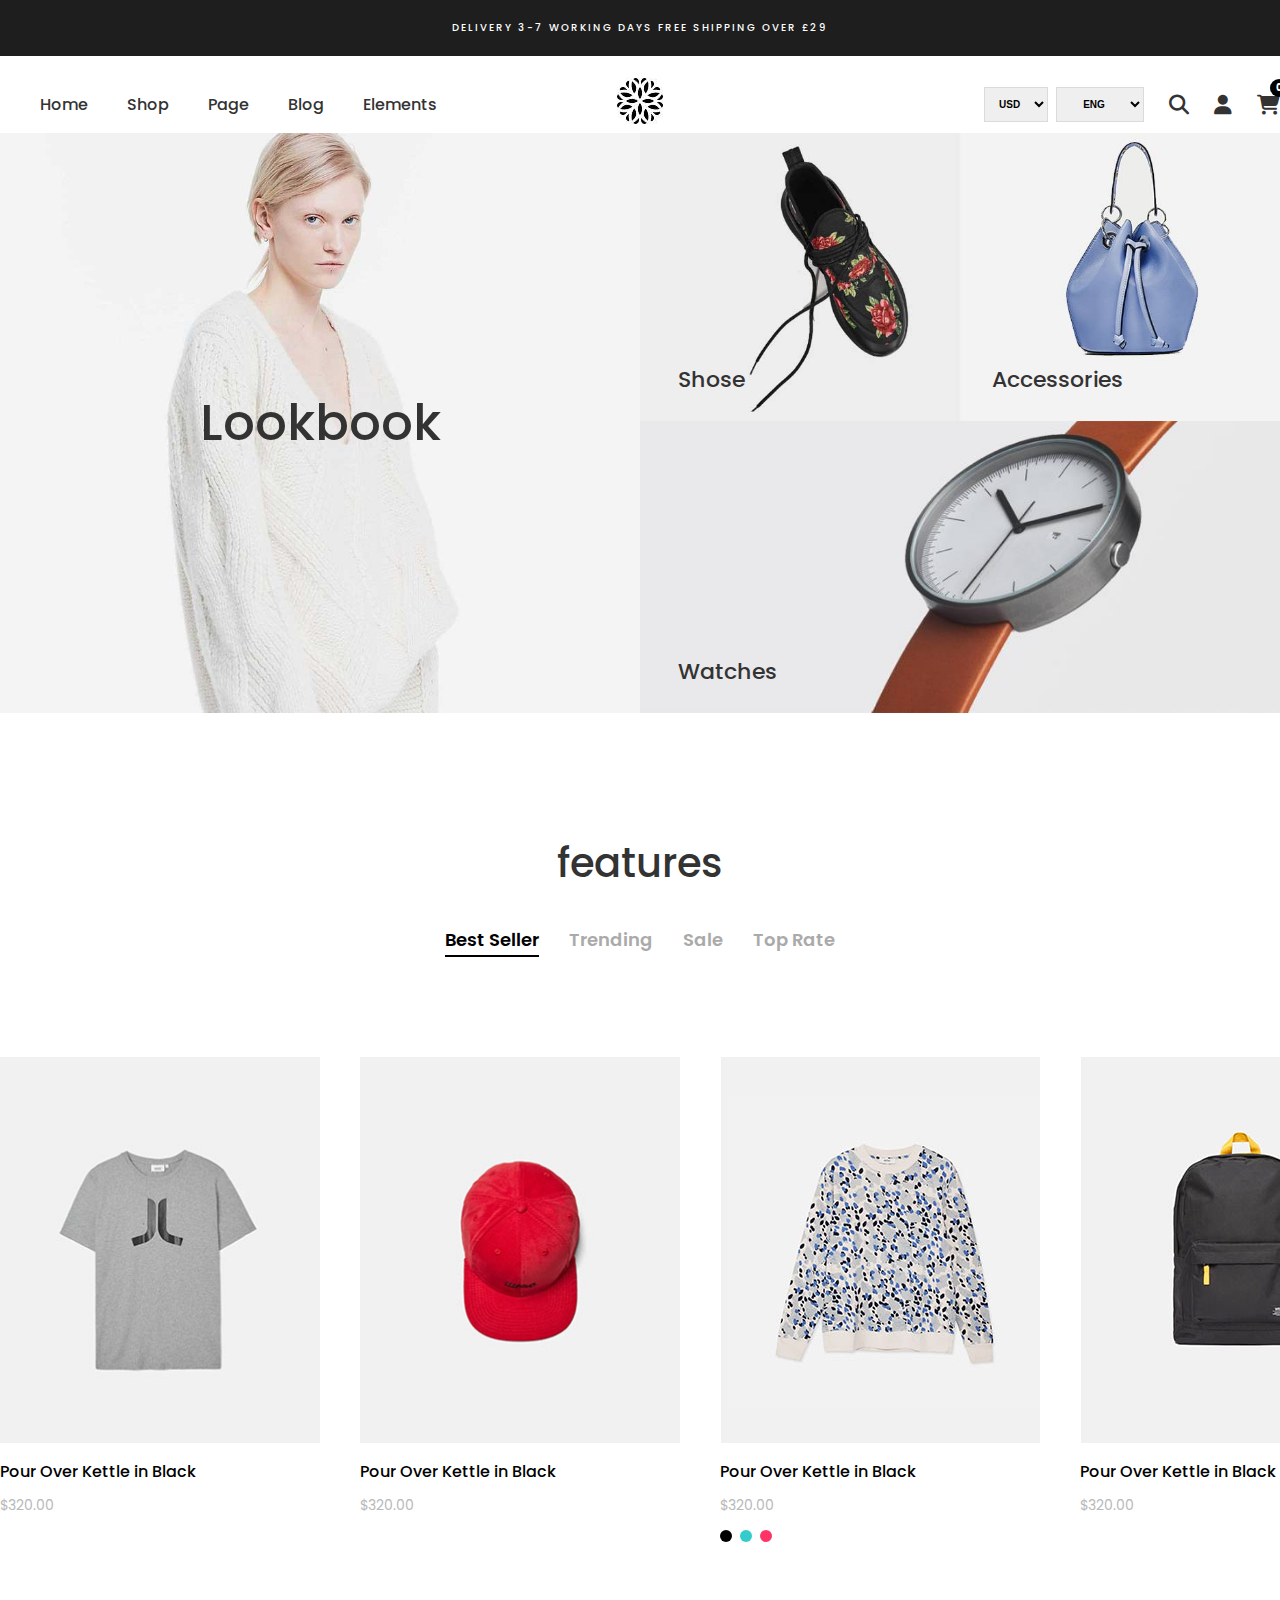
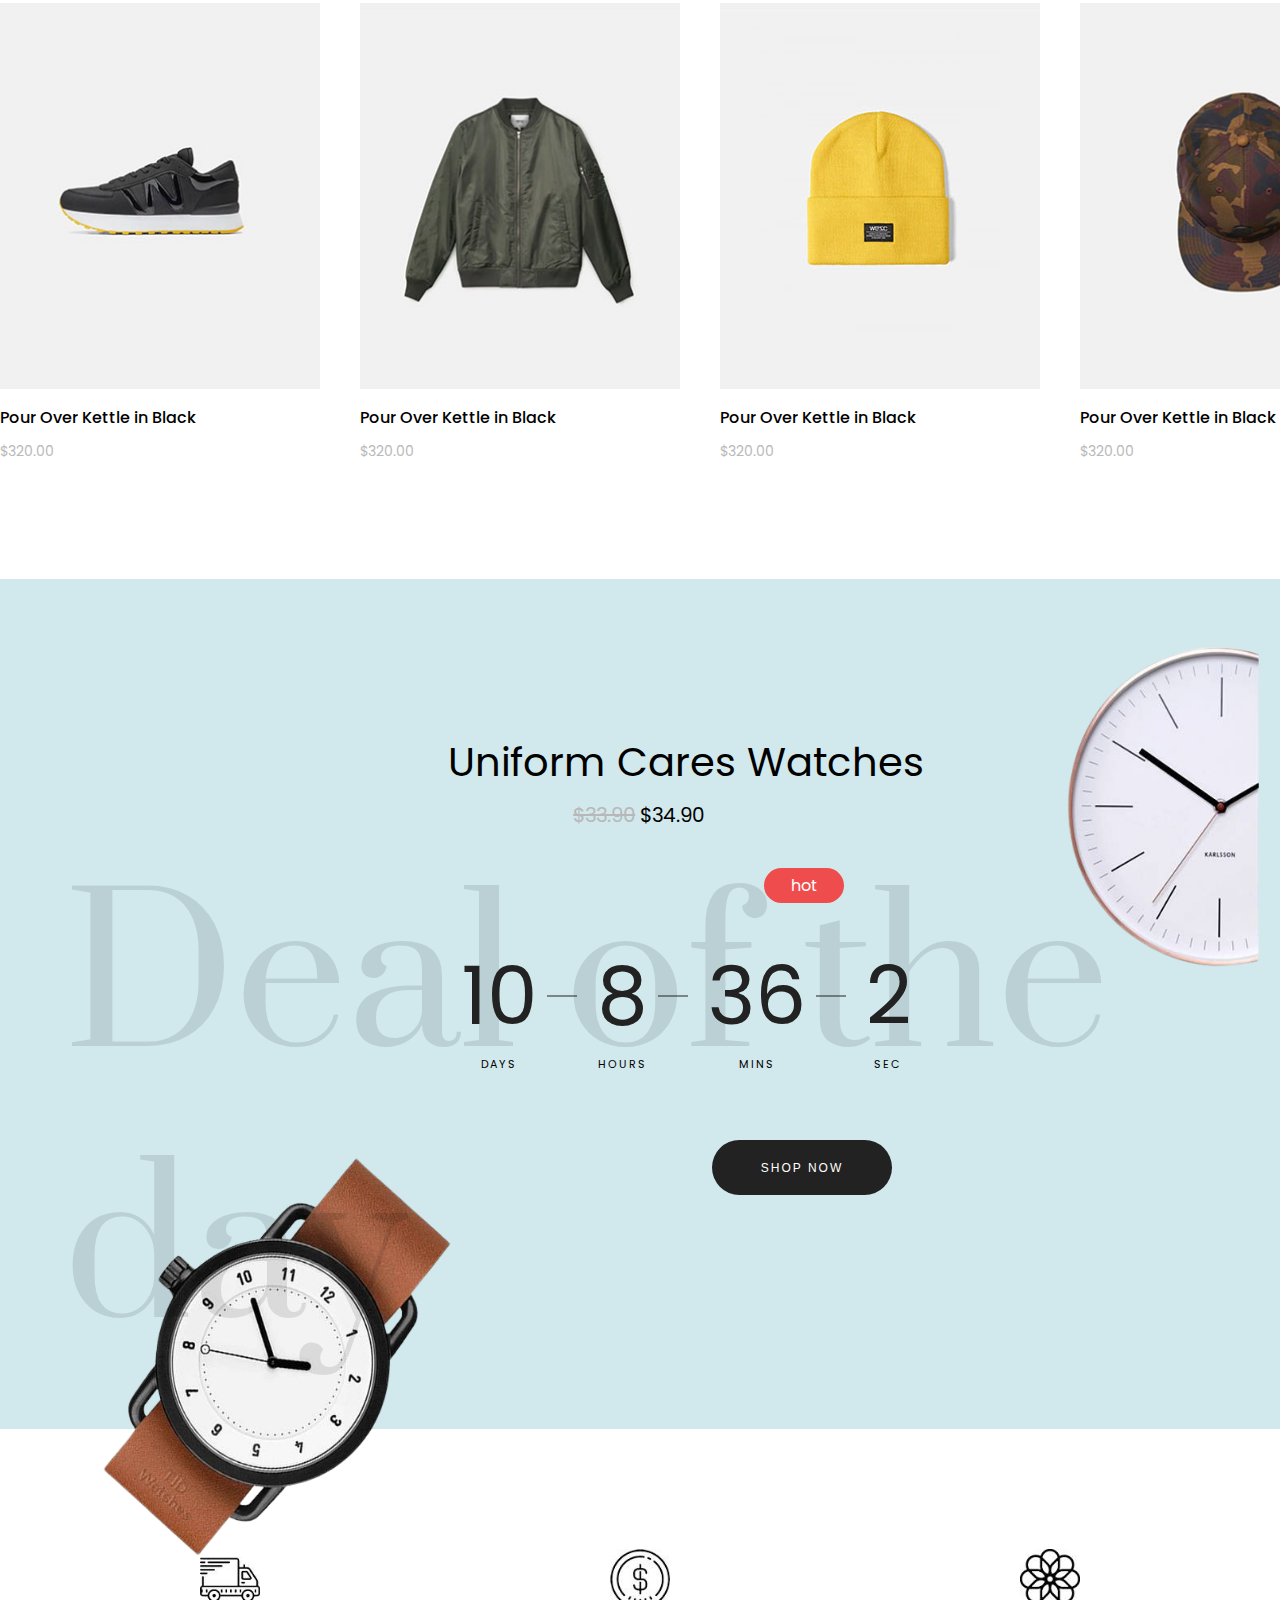
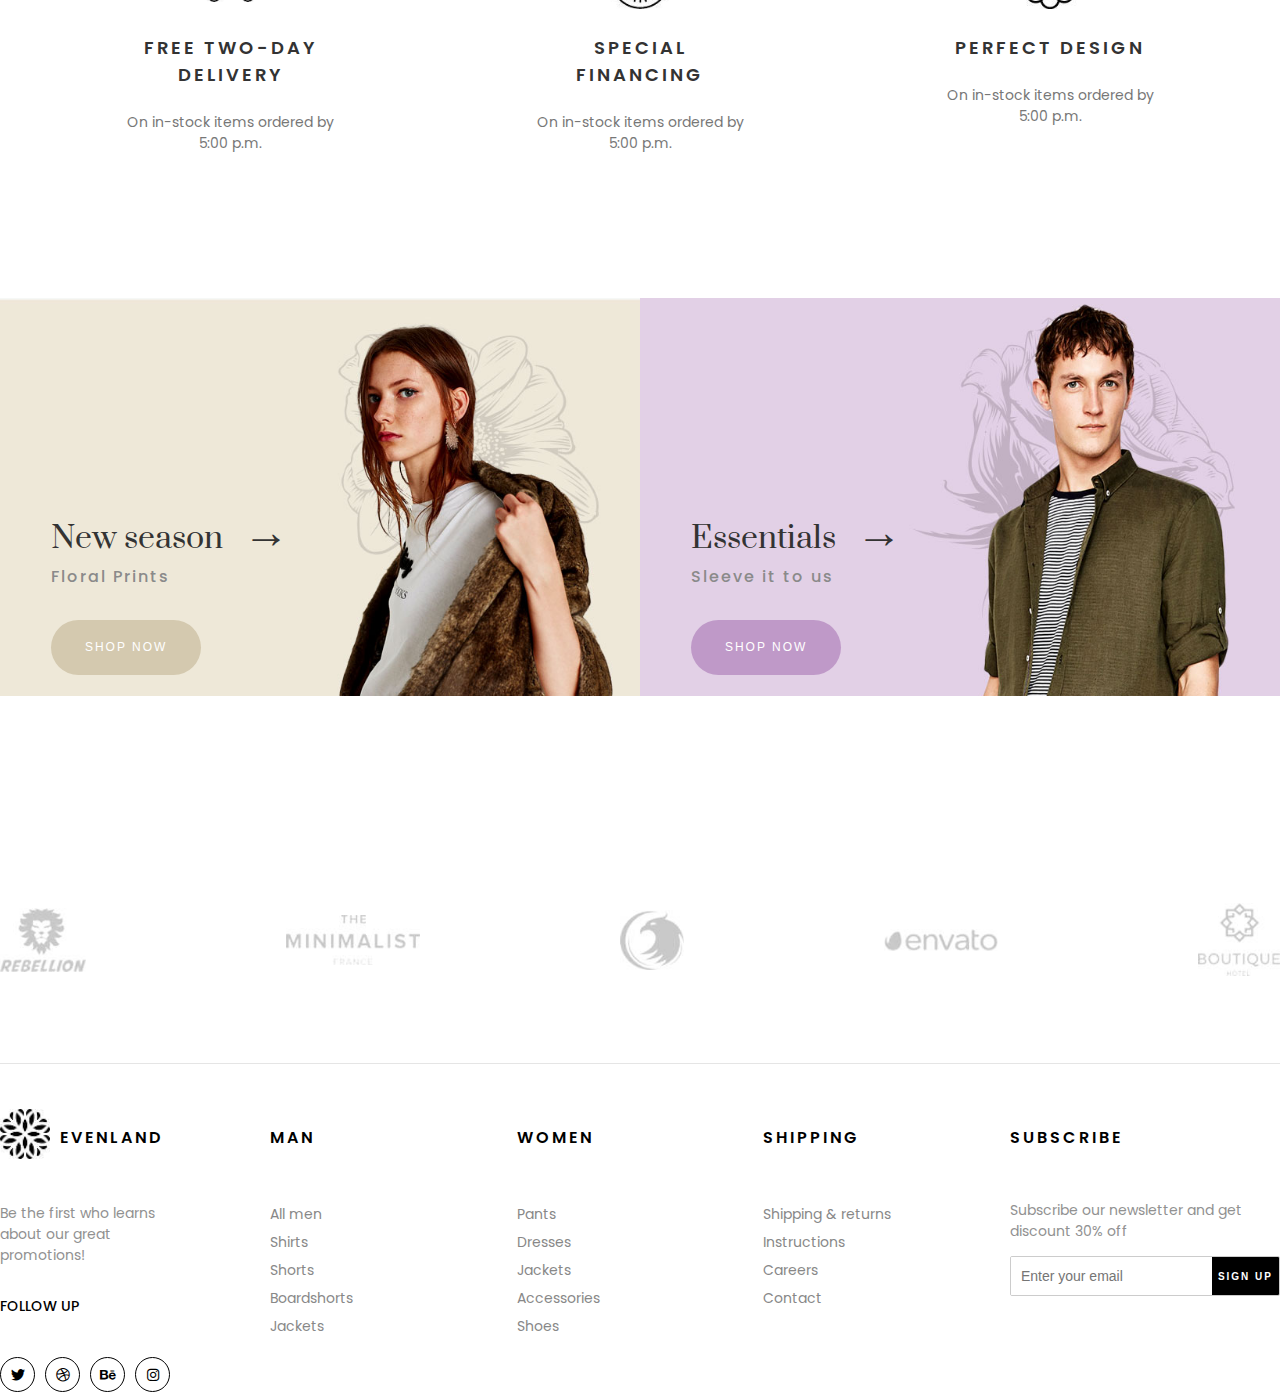
<file: bai1/index.html>
<!DOCTYPE html>
<html lang="en">
  <head>
    <meta charset="UTF-8" />
    <meta name="viewport" content="width=device-width, initial-scale=1.0" />
    <title>Home</title>
    <link rel="stylesheet" href="css/home.css" />
    <link rel="preconnect" href="https://fonts.googleapis.com" />
    <link rel="preconnect" href="https://fonts.gstatic.com" crossorigin />
    <link
      href="https://fonts.googleapis.com/css2?family=Inter:ital,opsz,wght@0,14..32,100..900;1,14..32,100..900&family=Jost:ital,wght@0,100..900;1,100..900&family=Poppins:ital,wght@0,100;0,200;0,300;0,400;0,500;0,600;0,700;0,800;0,900;1,100;1,200;1,300;1,400;1,500;1,600;1,700;1,800;1,900&family=Prata&display=swap"
      rel="stylesheet"
    />
    <link
      rel="stylesheet"
      href="https://cdnjs.cloudflare.com/ajax/libs/font-awesome/6.5.1/css/all.min.css"
    />
  </head>
  <body>
    <div class="first">DELIVERY 3-7 WORKING DAYS FREE SHIPPING OVER £29</div>
    <header>
      <div class="container">
        <div class="nav_menu">
          <div class="left_menu">
            <ul>
              <li><a href="#">Home</a></li>
              <li><a href="#">Shop</a></li>
              <li><a href="#">Page</a></li>
              <li><a href="#">Blog</a></li>
              <li><a href="#">Elements</a></li>
            </ul>
          </div>
          <div class="logo"><img src="img/logo.jpg" alt="" /></div>

          <div class="right_menu">
            <div class="choose">
              <select name="" id="">
                <option value="">usd</option>
              </select>
              <select name="" id="chooose_language">
                <option value="">eng</option>
              </select>
            </div>
            <i class="fa-solid fa-magnifying-glass"></i>
            <i class="fa-solid fa-user"></i>
            <i class="fa-solid fa-cart-shopping"></i>
            <div class="cart_qty">0</div>
          </div>
        </div>
      </div>
    </header>
    <section>
      <div class="heading_page">
        <img src="img/heading_page.jpg" alt="" />
        <div class="text_heading_page">
          <span>new trend</span>
          <h2>
            Super <br />
            minimalist
          </h2>
          <button class="btn_black">shop now</button>
        </div>
      </div>
    </section>
    <section>
      <div class="main_content">
        <div class="main_lookbook">
          <img src="img/top_bn_left.jpg" alt="" />
          <a href="#" class="text_lookboock">Lookbook</a>
        </div>
        <div class="grid_row2">
          <img src="img/top_bn_right1.jpg" alt="" />
          <img src="img/top_bn_right2.jpg" alt="" />
          <a href="#" class="text_grid_row2">Shose</a>
          <a href="#" class="text_grid_row2_1">Accessories</a>
        </div>
        <div class="main_watch">
          <img src="img/top_bn_right_bottom.jpg" alt="" />
          <a href="#" class="text_watch">Watches</a>
        </div>
      </div>
    </section>
    <h2 class="features">features</h2>
    <div class="tabs">
      <div class="tab active">Best Seller</div>
      <div class="tab">Trending</div>
      <div class="tab">Sale</div>
      <div class="tab">Top Rate</div>
    </div>
    <section>
      <div class="box_product_home">
        <div class="product_home">
          <img src="img/home_page_img_1.jpg" alt="" />
          <p class="text_product">Pour Over Kettle in Black</p>
          <p class="price">$320.00</p>
        </div>
        <div class="product_home">
          <img src="img/home_page_img_2.jpg" alt="" />
          <p class="text_product">Pour Over Kettle in Black</p>
          <p class="price">$320.00</p>
        </div>
        <div class="product_home">
          <img src="img/home_page_img_3.jpg" alt="" />
          <p class="text_product">Pour Over Kettle in Black</p>
          <p class="price">$320.00</p>
          <div class="dots-loading">
            <span></span>
            <span></span>
            <span></span>
          </div>
        </div>
        <div class="product_home">
          <img src="img/home_page_img_4.jpg" alt="" />
          <p class="text_product">Pour Over Kettle in Black</p>
          <p class="price">$320.00</p>
        </div>
        <div class="product_home">
          <img src="img/home_page_img_5.jpg" alt="" />
          <p class="text_product">Pour Over Kettle in Black</p>
          <p class="price">$320.00</p>
        </div>
        <div class="product_home">
          <img src="img/home_page_img_6.jpg" alt="" />
          <p class="text_product">Pour Over Kettle in Black</p>
          <p class="price">$320.00</p>
        </div>
        <div class="product_home">
          <img src="img/home_page_img_7.jpg" alt="" />
          <p class="text_product">Pour Over Kettle in Black</p>
          <p class="price">$320.00</p>
        </div>
        <div class="product_home">
          <img src="img/home_page_img_8.jpg" alt="" />
          <p class="text_product">Pour Over Kettle in Black</p>
          <p class="price">$320.00</p>
        </div>
      </div>
    </section>
    <div class="container">
      <section>
        <div class="box_count_down">
          <img class="clock_right" src="img/dongho.png" alt="" />
          <img class="clock_left" src="img/dongho2.png" alt="" />
          <h2 class="background_text">Deal of the day</h2>
          <span class="title_box_count_down"> Uniform Cares Watches </span>
          <div class="price_box_count_down">
            <span class="price_old">$33.90</span>
            <span class="price_new">$34.90</span>
          </div>
          <div class="hot">hot</div>
          <div class="count_down">
            <div class="time-block">
              <span id="days">10</span><small>DAYS</small>
            </div>
            <div class="time-block">
              <span id="hours">8</span><small>HOURS</small>
            </div>
            <div class="time-block">
              <span id="minutes">36</span><small>MINS</small>
            </div>
            <div class="time-block">
              <span id="seconds">2</span><small>SEC</small>
            </div>
          </div>

          <div class="btn_count_down">
            <button class="btn_black">shop now</button>
          </div>
        </div>
      </section>
      <section>
        <div class="icon_end">
          <div class="box_icon">
            <img src="img/iconoto.jpg" alt="" />
            <h3>Free two-day delivery</h3>
            <p>On in-stock items ordered by 5:00 p.m.</p>
          </div>
          <div class="box_icon">
            <img src="img/icontien.jpg" alt="" />
            <h3>Special financing</h3>
            <p>On in-stock items ordered by 5:00 p.m.</p>
          </div>
          <div class="box_icon">
            <img src="img/iconhoa.jpg" alt="" />
            <h3>Perfect Design</h3>
            <p>On in-stock items ordered by 5:00 p.m.</p>
          </div>
        </div>
      </section>
      <section>
        <div class="end_banner">
          <div class="end_bn_left">
            <img src="img/end_bn1.jpg" alt="" />
            <a href="#">New season<small class="arrow">→</small></a>
            <span>Floral Prints </span>
            <button class="btn_yellow">shop now</button>
          </div>
          <div class="end_bn_right">
            <img src="img/end_bn2.jpg" alt="" />
            <a href="#">Essentials<small class="arrow">→</small></a>
            <span>Sleeve it to us </span>
            <button class="btn_pure">shop now</button>
          </div>
        </div>
      </section>
    </div>
    <section>
      <div class="brand_logo">
        <div class="box_img_brand">
          <img src="img/brand_logo1.jpg" alt="" />
        </div>
        <div class="box_img_brand">
          <img src="img/brand_logo2.jpg" alt="" />
        </div>
        <div class="box_img_brand">
          <img src="img/brand_logo3.jpg" alt="" />
        </div>
        <div class="box_img_brand">
          <img src="img/brand_logo4.jpg" alt="" />
        </div>
        <div class="box_img_brand">
          <img src="img/brand_logo5.jpg" alt="" />
        </div>
      </div>
    </section>
    <footer>
      <div class="container_footer">
        <div class="col1">
          <div class="title_col1_footer">
            <img src="img/logo.jpg" alt="" />
            <h3>evenland</h3>
          </div>
          <p class="content_footer">
            Be the first who learns about our great promotions!
          </p>
          <div class="follow_us">follow up</div>
          <div class="footer_icon">
            <div class="boder_icon"><i class="fab fa-twitter"></i></div>
            <div class="boder_icon"><i class="fab fa-dribbble"></i></div>
            <div class="boder_icon"><i class="fab fa-behance"></i></div>
            <div class="boder_icon"><i class="fa-brands fa-instagram"></i></div>
          </div>
        </div>

        <div class="col2">
          <h3>MAN</h3>
          <a href="#" class="text_footer">All men</a>
          <a href="#" class="text_footer">Shirts</a>
          <a href="#" class="text_footer">Shorts</a>
          <a href="#" class="text_footer">Boardshorts</a>
          <a href="#" class="text_footer">Jackets</a>
        </div>
        <div class="col3">
          <h3>WOMEN</h3>
          <a href="#" class="text_footer">Pants</a>
          <a href="#" class="text_footer">Dresses</a>
          <a href="#" class="text_footer">Jackets</a>
          <a href="#" class="text_footer">Accessories</a>
          <a href="#" class="text_footer">Shoes</a>
        </div>
        <div class="col4">
          <h3>SHIPPING</h3>
          <a href="#" class="text_footer">Shipping & returns</a>
          <a href="#" class="text_footer">Instructions</a>
          <a href="#" class="text_footer">Careers</a>
          <a href="#" class="text_footer">Contact</a>
        </div>
        <div class="col5">
          <h3>SUBSCRIBE</h3>

          <p class="content_footer">
            Subscribe our newsletter and get discount 30% off
          </p>

          <div class="footer_email">
            <input type="email" placeholder="Enter your email" required />
            <button>SIGN UP</button>
          </div>
        </div>
      </div>
    </footer>
  </body>
</html>
</file>
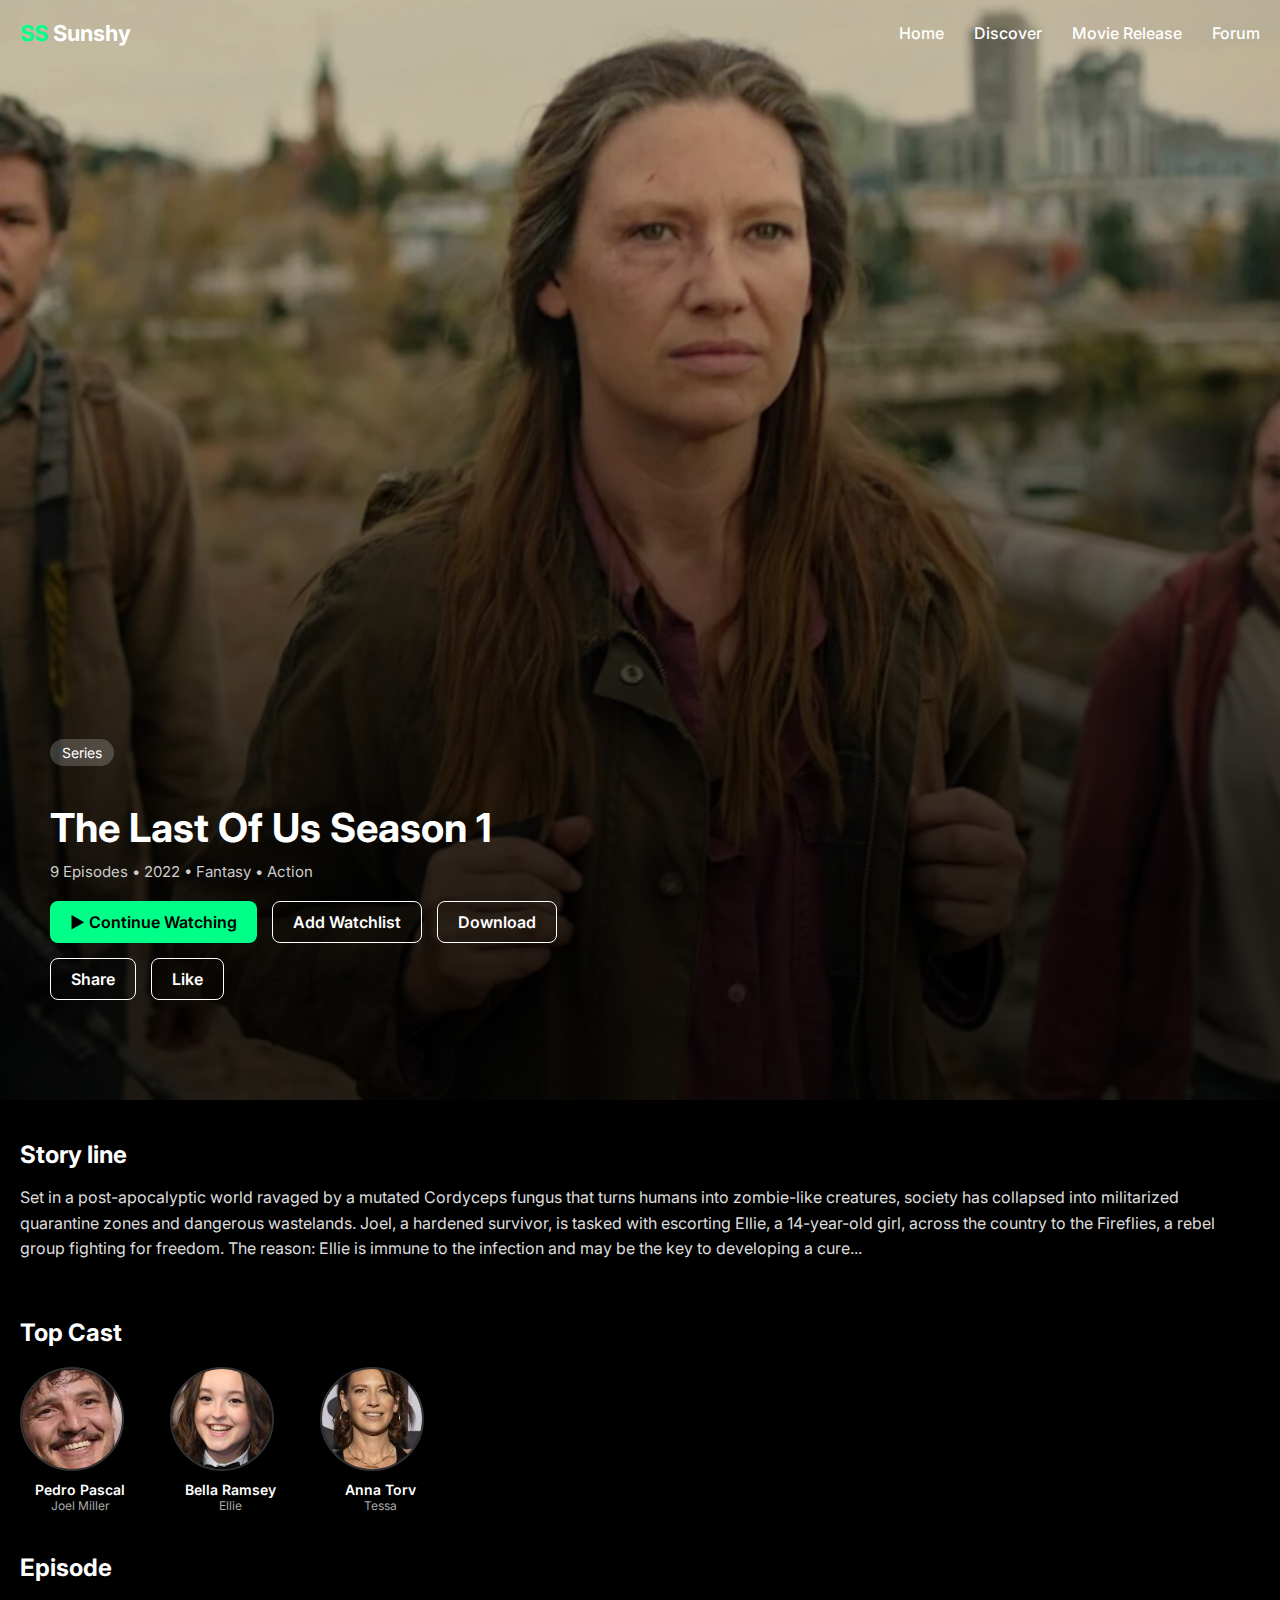
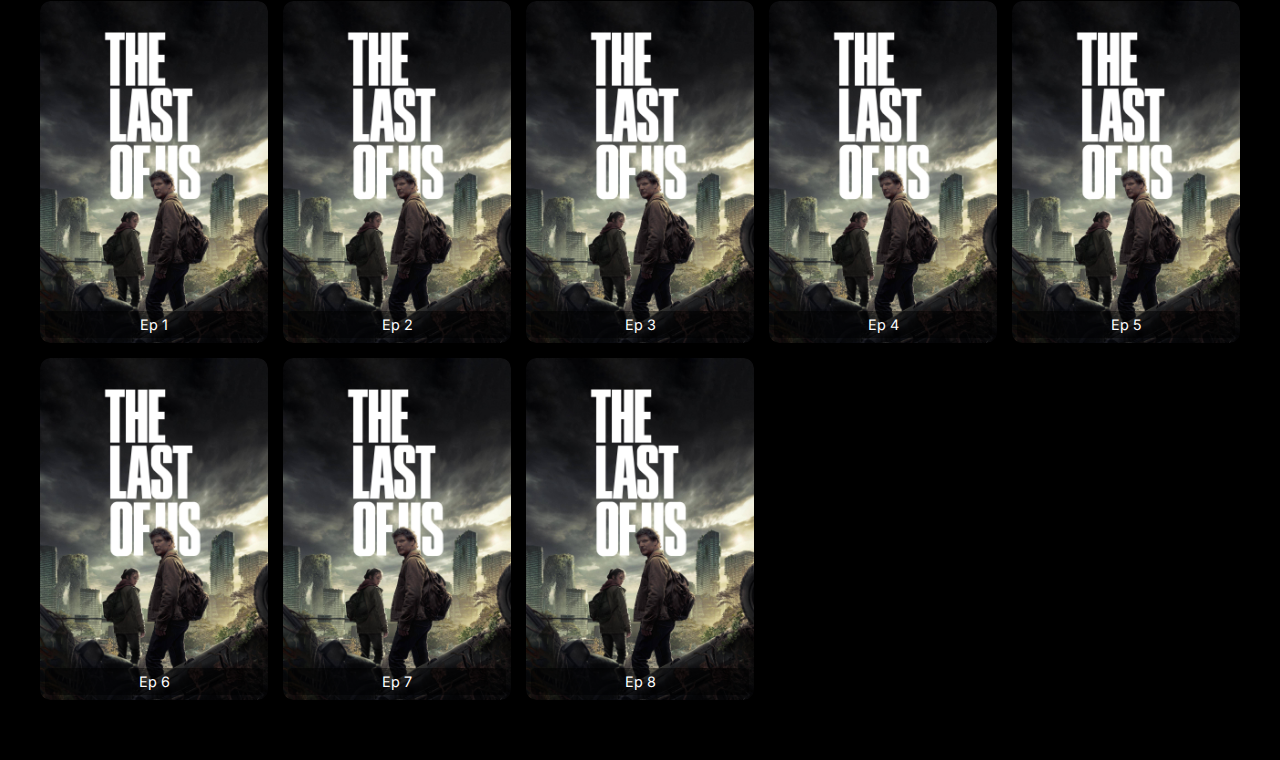
<file: bai2/index.html>
<!DOCTYPE html>
<html lang="en">
  <head>
    <meta charset="UTF-8" />
    <meta name="viewport" content="width=device-width, initial-scale=1.0" />
    <title>Movie</title>
    <link rel="preconnect" href="https://fonts.googleapis.com" />
    <link rel="preconnect" href="https://fonts.gstatic.com" crossorigin />
    <link
      href="https://fonts.googleapis.com/css2?family=Inter:wght@400;600;700&display=swap"
      rel="stylesheet"
    />
    <link rel="stylesheet" href="css/style.css" />
  </head>
  <body>
    <div class="container">
      <header>
        <div class="logo"><span>SS</span> Sunshy</div>
        <nav>
          <ul>
            <li><a href="#">Home</a></li>
            <li><a href="#">Discover</a></li>
            <li><a href="#">Movie Release</a></li>
            <li><a href="#">Forum</a></li>
          </ul>
        </nav>
      </header>

      <section class="banner">
        <div class="banner-content">
          <div class="tag">Series</div>
          <h1>The Last Of Us Season 1</h1>
          <div class="info">9 Episodes • 2022 • Fantasy • Action</div>
          <div class="buttons">
            <a href="watch_film_page.html" class="btn primary"
              >▶ Continue Watching</a
            >
            <a href="#" class="btn">Add Watchlist</a>
            <a href="#" class="btn">Download</a>
            <a href="#" class="btn">Share</a>
            <a href="#" class="btn">Like</a>
          </div>
        </div>
      </section>
      <div class="second_container">
        <!-- Story line -->
        <section class="box_story">
          <div class="story">
            <h2>Story line</h2>
            <p class="story_content">
              Set in a post-apocalyptic world ravaged by a mutated Cordyceps
              fungus that turns humans into zombie-like creatures, society has
              collapsed into militarized quarantine zones and dangerous
              wastelands. Joel, a hardened survivor, is tasked with escorting
              Ellie, a 14-year-old girl, across the country to the Fireflies, a
              rebel group fighting for freedom. The reason: Ellie is immune to
              the infection and may be the key to developing a cure...
            </p>
          </div>
        </section>

        <!-- Top Cast -->
        <section class="top-cast">
          <h2>Top Cast</h2>
          <div class="cast-list">
            <div class="cast">
              <img src="img/pedro.jpg" alt="Pedro Pascal" />
              <h3>Pedro Pascal</h3>
              <p>Joel Miller</p>
            </div>
            <div class="cast">
              <img src="img/bella.jpg" alt="Bella Ramsey" />
              <h3>Bella Ramsey</h3>
              <p>Ellie</p>
            </div>
            <div class="cast">
              <img src="img/ana.jpg" alt="Anna Torv" />
              <h3>Anna Torv</h3>
              <p>Tessa</p>
            </div>
          </div>
        </section>

        <!-- Episode -->
        <h2>Episode</h2>
        <section class="box_episode">
          <div class="episode">
            <img
              src="img/thelast.webp"
              alt="Episode 1"
              onclick="window.location.href='watch_film_page.html'"
            />
            <div class="episode-title">Ep 1</div>
          </div>
          <div class="episode">
            <img
              src="img/thelast.webp"
              alt="Episode 2"
              onclick="window.location.href='watch_film_page.html'"
            />
            <div class="episode-title">Ep 2</div>
          </div>
          <div class="episode">
            <img
              src="img/thelast.webp"
              alt="Episode 3"
              onclick="window.location.href='watch_film_page.html'"
            />
            <div class="episode-title">Ep 3</div>
          </div>
          <div class="episode">
            <img
              src="img/thelast.webp"
              alt="Episode 4"
              onclick="window.location.href='watch_film_page.html'"
            />
            <div class="episode-title">Ep 4</div>
          </div>
          <div class="episode">
            <img
              src="img/thelast.webp"
              alt="Episode 5"
              onclick="window.location.href='watch_film_page.html'"
            />
            <div class="episode-title">Ep 5</div>
          </div>
          <div class="episode">
            <img
              src="img/thelast.webp"
              alt="Episode 6"
              onclick="window.location.href='watch_film_page.html'"
            />
            <div class="episode-title">Ep 6</div>
          </div>
          <div class="episode">
            <img
              src="img/thelast.webp"
              alt="Episode 7"
              onclick="window.location.href='watch_film_page.html'"
            />
            <div class="episode-title">Ep 7</div>
          </div>
          <div class="episode">
            <img
              src="img/thelast.webp"
              alt="Episode 8"
              onclick="window.location.href='watch_film_page.html'"
            />
            <div class="episode-title">Ep 8</div>
          </div>
        </section>
      </div>
    </div>
  </body>
</html>
</file>
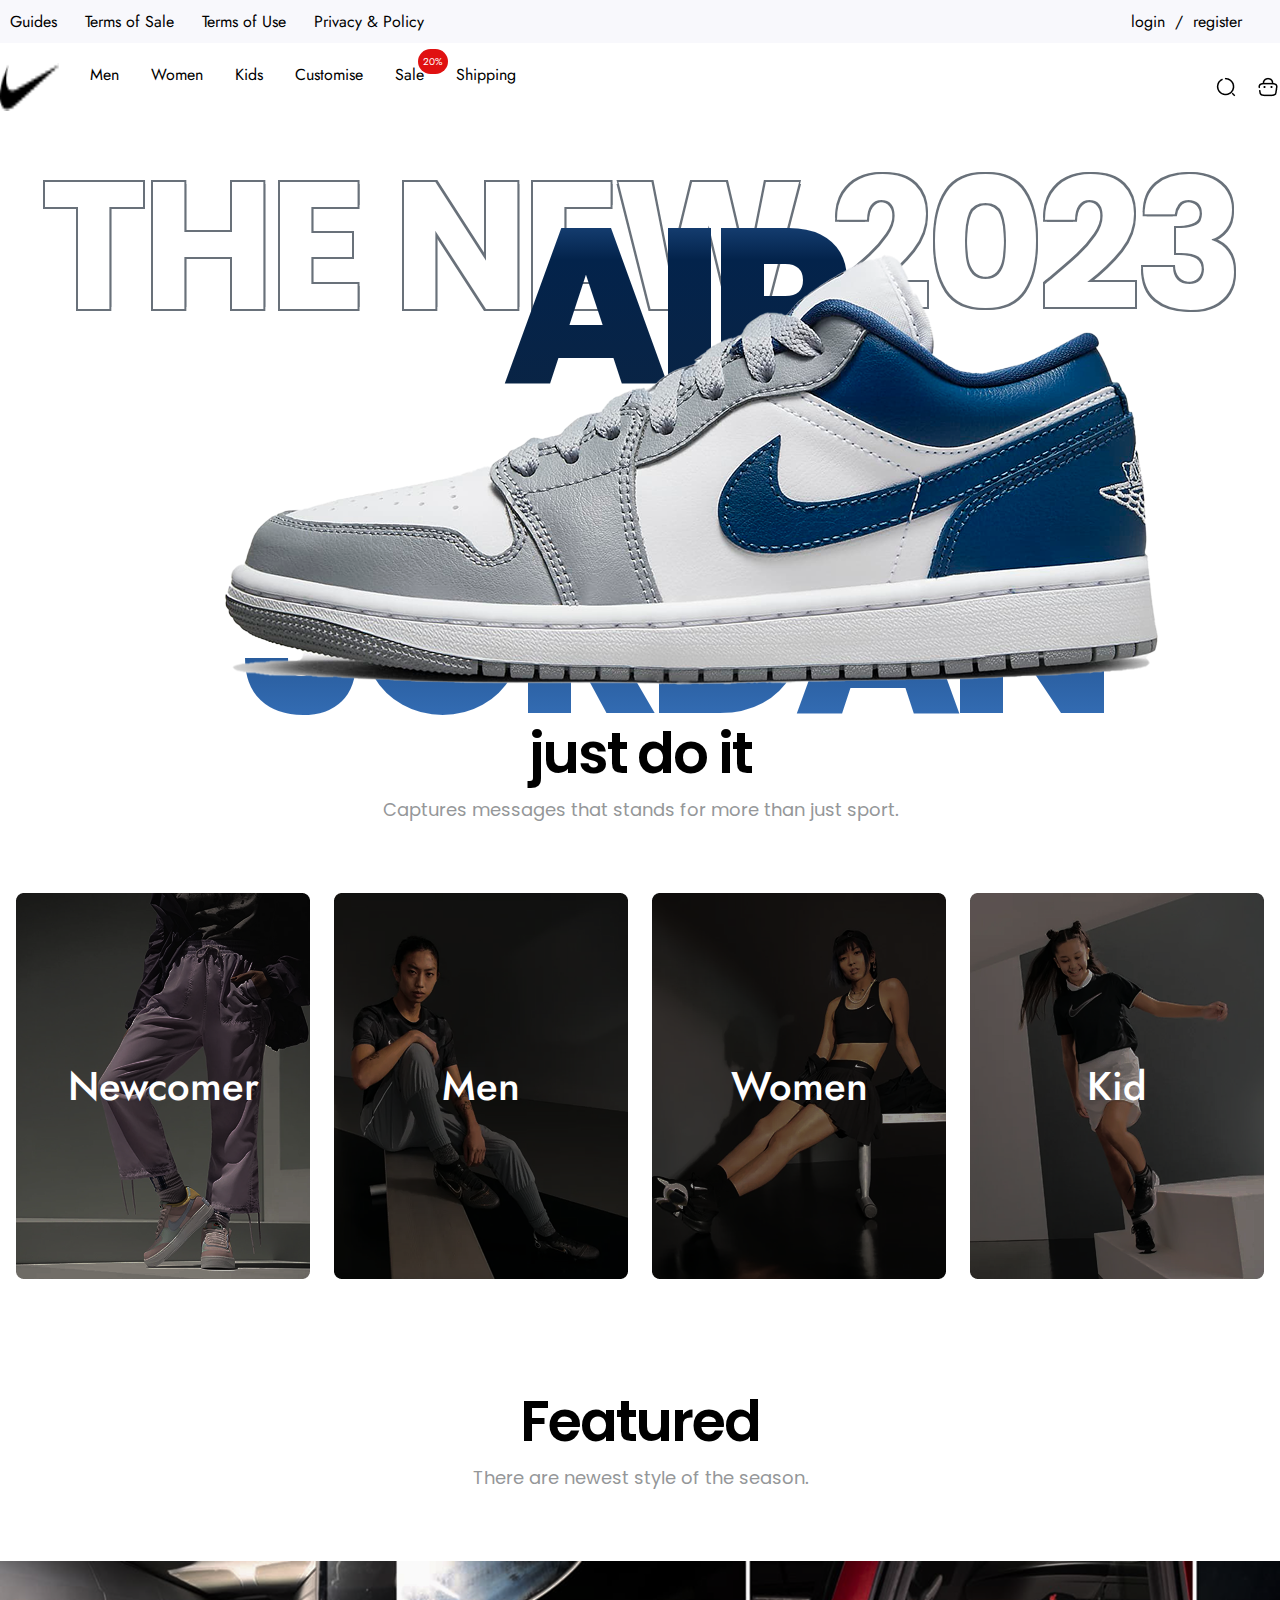
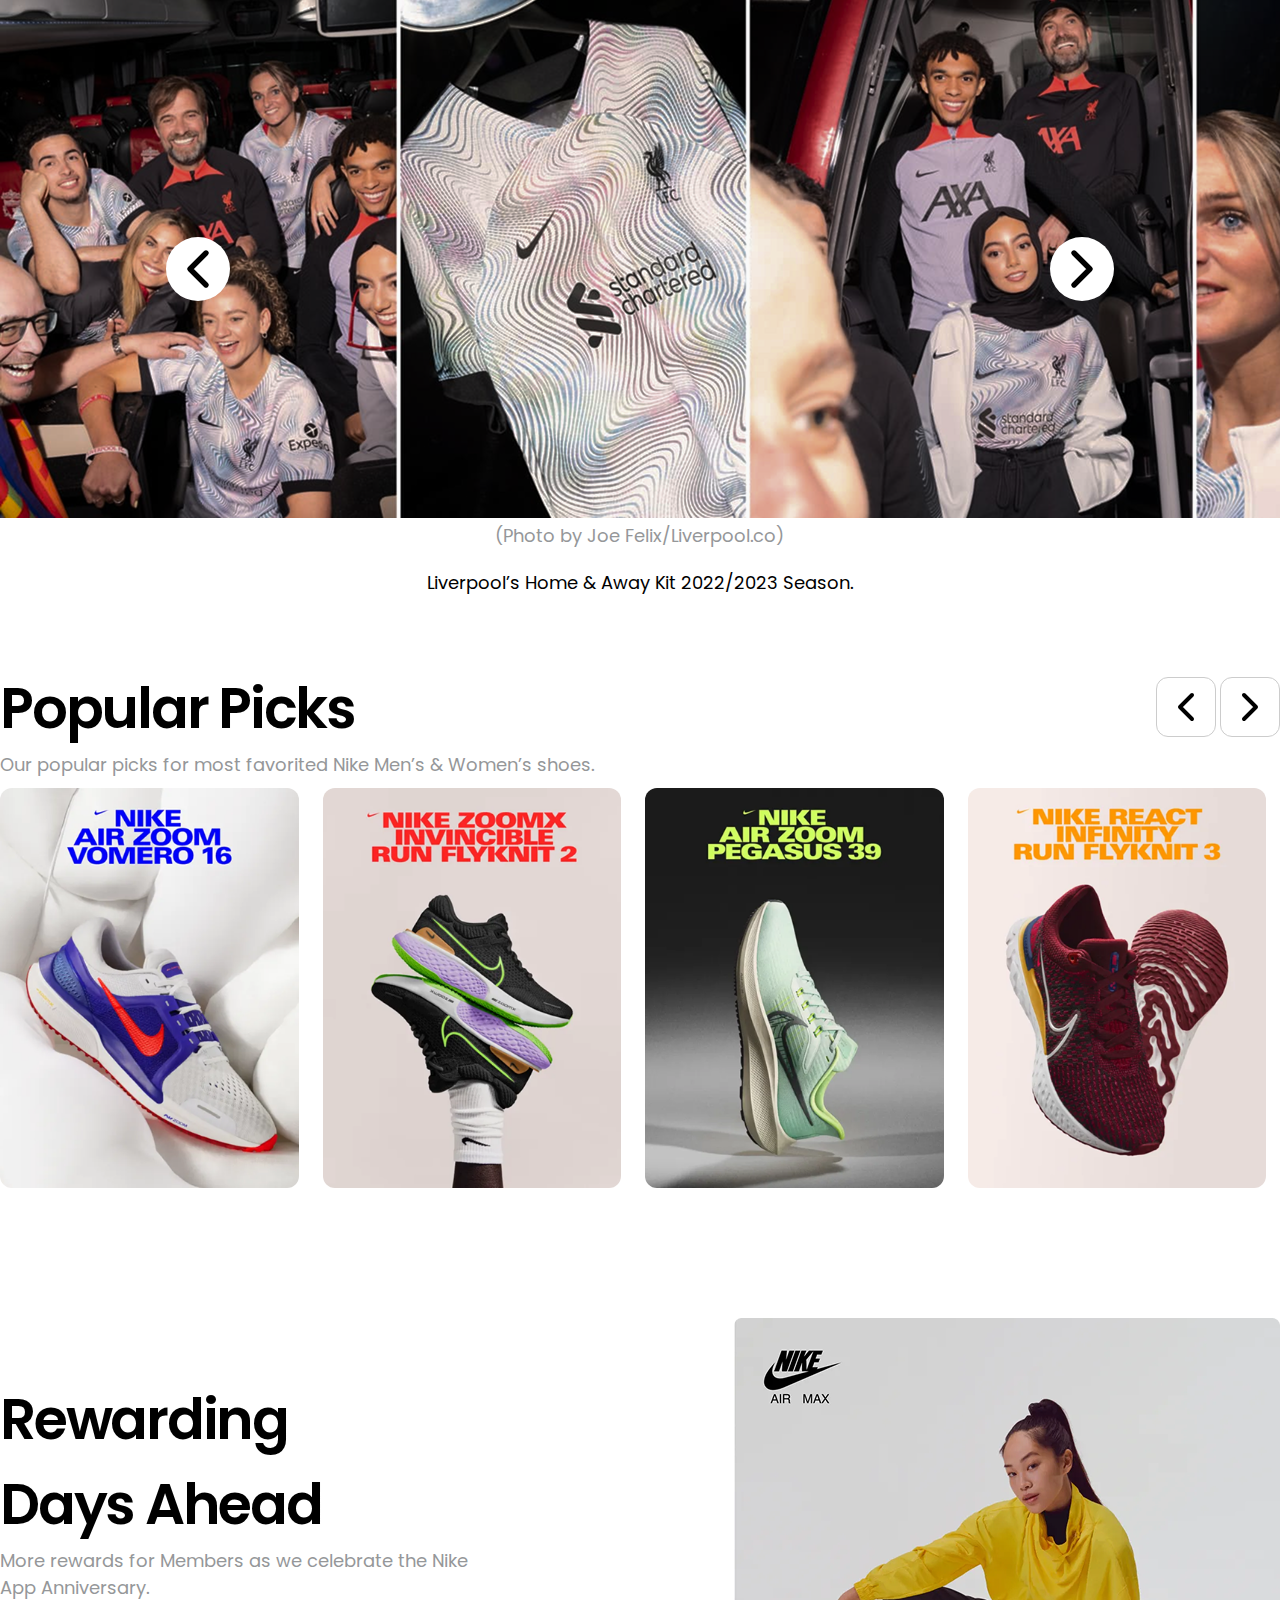
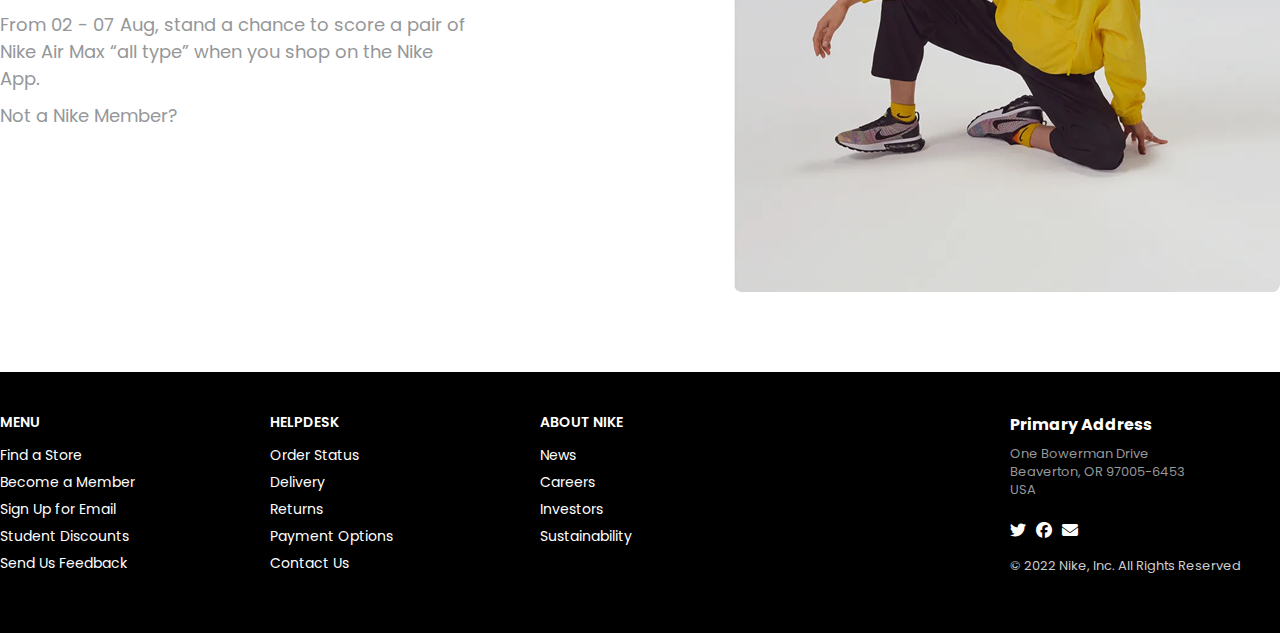
<file: bai3/index.html>
<!DOCTYPE html>
<html lang="en">
  <head>
    <meta charset="UTF-8" />
    <meta name="viewport" content="width=device-width, initial-scale=1.0" />
    <title>Nike</title>
    <link rel="stylesheet" href="css/style.css" />
    <link rel="preconnect" href="https://fonts.googleapis.com" />
    <link rel="preconnect" href="https://fonts.gstatic.com" crossorigin />
    <link
      href="https://fonts.googleapis.com/css2?family=Inter:ital,opsz,wght@0,14..32,100..900;1,14..32,100..900&family=Jost:ital,wght@0,100..900;1,100..900&family=Poppins:ital,wght@0,100;0,200;0,300;0,400;0,500;0,600;0,700;0,800;0,900;1,100;1,200;1,300;1,400;1,500;1,600;1,700;1,800;1,900&family=Prata&family=Raleway:ital,wght@0,100..900;1,100..900&display=swap"
      rel="stylesheet"
    />
    <link
      href="https://cdnjs.cloudflare.com/ajax/libs/font-awesome/6.5.2/css/all.min.css"
      rel="stylesheet"
    />
  </head>
  <body>
    <div class="container">
      <header>
        <div class="first">
          <div class="first_left">
            <ul>
              <li><a href="#">Guides</a></li>
              <li><a href="#">Terms of Sale</a></li>
              <li><a href="#">Terms of Use</a></li>
              <li><a href="#">Privacy & Policy</a></li>
            </ul>
          </div>
          <div class="first_right">
            <a href="#">login</a>/<a href="#">register</a>
          </div>
        </div>
        <div class="nav_menu">
          <div class="left_menu">
            <img class="logo" src="img/Vector.png" alt="" />
            <ul>
              <li><a href="#">Men</a></li>
              <li><a href="#">Women</a></li>
              <li><a href="#">Kids</a></li>
              <li><a href="#">Customise</a></li>
              <li><a href="#">Sale</a></li>
              <span class="sale_20">20%</span>
              <li><a href="#">Shipping</a></li>
            </ul>
          </div>
          <div class="right_menu">
            <img src="img/search-normal.png" alt="" />
            <img src="img/bag-icon.png" alt="" />
          </div>
        </div>
        <div class="heading_page">
          <div class="background_text_the_new">The New 2023</div>
          <div class="background_text_air_jordan">air jordan</div>

          <div class="box_landing_page_slide_img">
            <div class="slide_wrapper">
              <img class="img_slide" src="img/hero-product.png" alt="" />
              <img class="img_slide" src="img/hero-product.png" alt="" />
              <img class="img_slide" src="img/hero-product.png" alt="" />
            </div>
          </div>
        </div>
      </header>
      <section class="just_do_it">
        <h2 class="title_page">just do it</h2>
        <p class="content_page">
          Captures messages that stands for more than just sport.
        </p>
        <div class="box_img_just_do_it">
          <div class="img_just_do_it">
            <img src="img/banner_new_comer.png" alt="" />
            <span>Newcomer</span>
          </div>
          <div class="img_just_do_it">
            <img src="img/banner_men.png" alt="" />
            <span>Men</span>
          </div>
          <div class="img_just_do_it">
            <img src="img/banner_women.png" alt="" />
            <span>Women</span>
          </div>
          <div class="img_just_do_it">
            <img src="img/banner_kid.png" alt="" />
            <span>Kid</span>
          </div>
        </div>
      </section>
    </div>
    <section class="featured">
      <h2 class="title_page">Featured</h2>
      <p class="content_page">There are newest style of the season.</p>
      <div class="back_featured">
        <svg
          xmlns="http://www.w3.org/2000/svg"
          width="64"
          height="64"
          viewBox="0 0 24 24"
          fill="none"
          stroke="black"
          stroke-width="2"
          stroke-linecap="round"
          stroke-linejoin="round"
          style="background: #fff; border-radius: 50%; cursor: pointer"
        >
          <polyline points="15 18 9 12 15 6" />
        </svg>
      </div>
      <img src="img/featured.png" alt="" />
      <div class="next_featured">
        <svg
          xmlns="http://www.w3.org/2000/svg"
          width="64"
          height="64"
          viewBox="0 0 24 24"
          fill="none"
          stroke="black"
          stroke-width="2"
          stroke-linecap="round"
          stroke-linejoin="round"
          style="background: #fff; border-radius: 50%; cursor: pointer"
        >
          <polyline points="9 18 15 12 9 6" />
        </svg>
      </div>
      <p class="content_page">(Photo by Joe Felix/Liverpool.co)</p>
      <div class="text_featured">
        Liverpool’s Home & Away Kit 2022/2023 Season.
      </div>
    </section>
    <div class="container">
      <section class="popular_picks">
        <div class="flex_box">
          <h2>Popular Picks</h2>

          <div class="box_back_next">
            <svg
              id="prevBtn"
              class="arrow-btn"
              xmlns="http://www.w3.org/2000/svg"
              width="48"
              height="48"
              viewBox="0 0 24 24"
              fill="none"
              stroke="black"
              stroke-width="2"
              stroke-linecap="round"
              stroke-linejoin="round"
            >
              <polyline points="15 18 9 12 15 6" />
            </svg>

            <svg
              id="nextBtn"
              class="arrow-btn"
              xmlns="http://www.w3.org/2000/svg"
              width="48"
              height="48"
              viewBox="0 0 24 24"
              fill="none"
              stroke="black"
              stroke-width="2"
              stroke-linecap="round"
              stroke-linejoin="round"
            >
              <polyline points="9 18 15 12 9 6" />
            </svg>
          </div>
        </div>

        <p class="text_popular_picks">
          Our popular picks for most favorited Nike Men’s & Women’s shoes.
        </p>

        <div class="slider_container">
          <div class="box_popular_picks" id="slider">
            <img src="img/Rectangle 13.png" alt="" />
            <img src="img/Rectangle 14.png" alt="" />
            <img src="img/Rectangle 15.png" alt="" />
            <img src="img/Rectangle 16.png" alt="" />
            <img src="img/Rectangle 16.png" alt="" />
            <img src="img/Rectangle 16.png" alt="" />
            <img src="img/Rectangle 13.png" alt="" />
            <img src="img/Rectangle 14.png" alt="" />
          </div>
        </div>
      </section>

      <section class="rewarding_days_ahead">
        <div class="content_rewarding_days_ahead">
          <h2>
            Rewarding <br />
            Days Ahead
          </h2>
          <p>
            More rewards for Members as we celebrate the Nike App Anniversary.
          </p>
          <p>
            From 02 - 07 Aug, stand a chance to score a pair of Nike Air Max
            “all type” when you shop on the Nike App.
          </p>
          <p>Not a Nike Member?</p>
        </div>
        <img src="img/end_bn.png" alt="" />
      </section>
    </div>
    <footer class="footer">
      <div class="footer-container">
        <div class="col">
          <h3>MENU</h3>
          <a href="#">Find a Store</a>
          <a href="#">Become a Member</a>
          <a href="#">Sign Up for Email</a>
          <a href="#">Student Discounts</a>
          <a href="#">Send Us Feedback</a>
        </div>

        <div class="col">
          <h3>HELPDESK</h3>
          <a href="#">Order Status</a>
          <a href="#">Delivery</a>
          <a href="#">Returns</a>
          <a href="#">Payment Options</a>
          <a href="#">Contact Us</a>
        </div>

        <div class="col">
          <h3>ABOUT NIKE</h3>
          <a href="#">News</a>
          <a href="#">Careers</a>
          <a href="#">Investors</a>
          <a href="#">Sustainability</a>
        </div>

        <div class="col address">
          <strong>Primary Address</strong>
          <p>
            One Bowerman Drive<br />
            Beaverton, OR 97005-6453<br />
            USA
          </p>
          <div class="socials">
            <a href="#"><i class="fab fa-twitter"></i></a>
            <a href="#"><i class="fab fa-facebook"></i></a>
            <a href="#"><i class="fas fa-envelope"></i></a>
          </div>
          <p class="copyright">© 2022 Nike, Inc. All Rights Reserved</p>
        </div>
      </div>
    </footer>
    <script src="js/js.js"></script>
  </body>
</html>
</file>
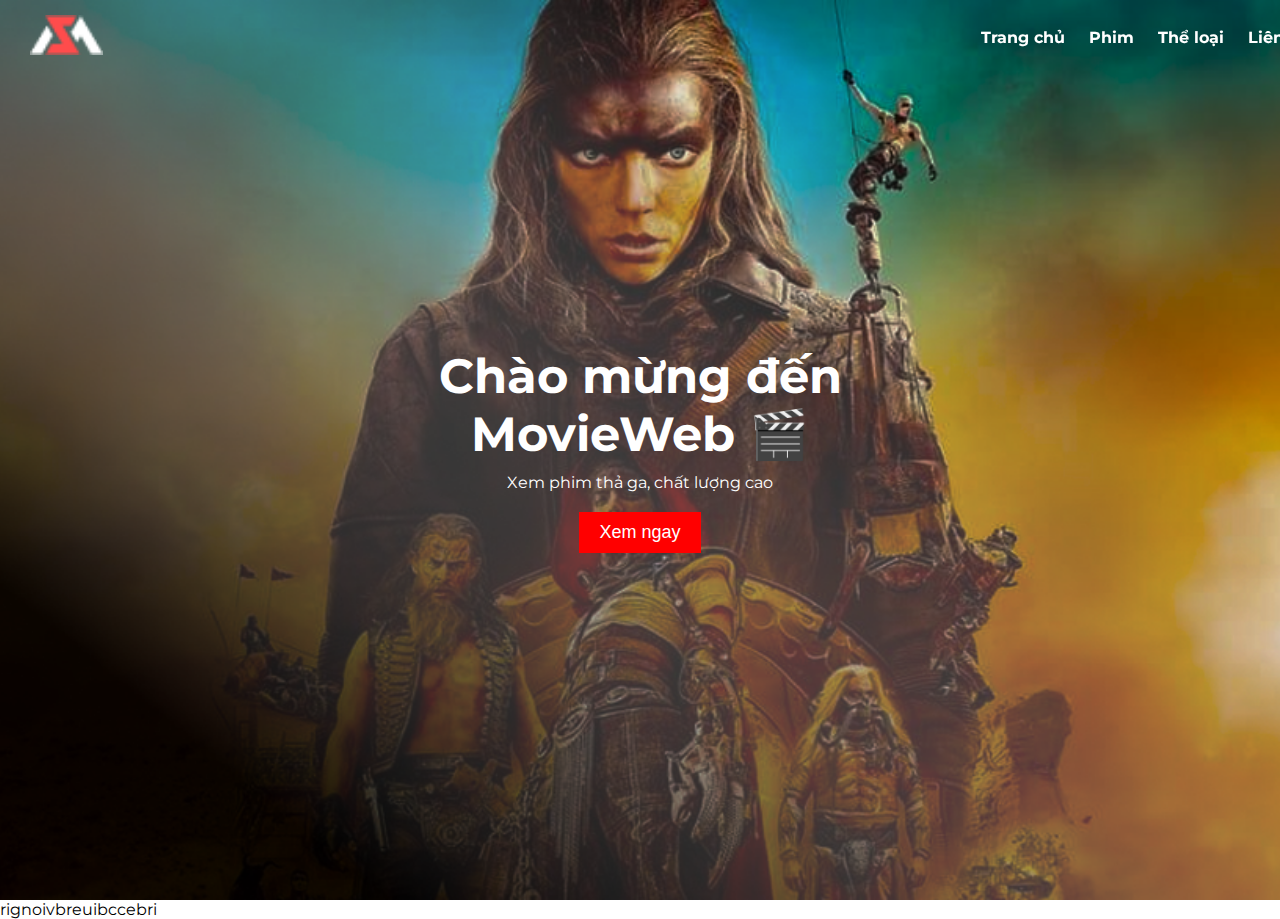
<file: demo_web_film/index.html>
<!DOCTYPE html>
<html lang="en">
  <head>
    <meta charset="UTF-8" />
    <meta name="viewport" content="width=device-width, initial-scale=1.0" />
    <title>Home</title>
    <link rel="stylesheet" href="css/home.css" />
    <link rel="preconnect" href="https://fonts.googleapis.com" />
    <link rel="preconnect" href="https://fonts.gstatic.com" crossorigin />
    <link
      href="https://fonts.googleapis.com/css2?family=Montserrat:wght@400;700&display=swap"
      rel="stylesheet"
    />
  </head>
  <body>
    <div class="landing_page">
      <!-- Navbar nằm trên ảnh -->
      <header class="navbar">
        <div class="logo"><img src="img/logo.png" alt="logo" /></div>
        <nav>
          <a href="#">Trang chủ</a>
          <a href="#">Phim</a>
          <a href="#">Thể loại</a>
          <a href="#">Liên hệ</a>
        </nav>
      </header>
      <div class="hero_content">
        <h1>Chào mừng đến MovieWeb 🎬</h1>
        <p>Xem phim thả ga, chất lượng cao</p>
        <button>Xem ngay</button>
      </div>
    </div>
    <section>rignoivbreuibccebri</section>

    <script src="js/home.js"></script>
  </body>
</html>
</file>
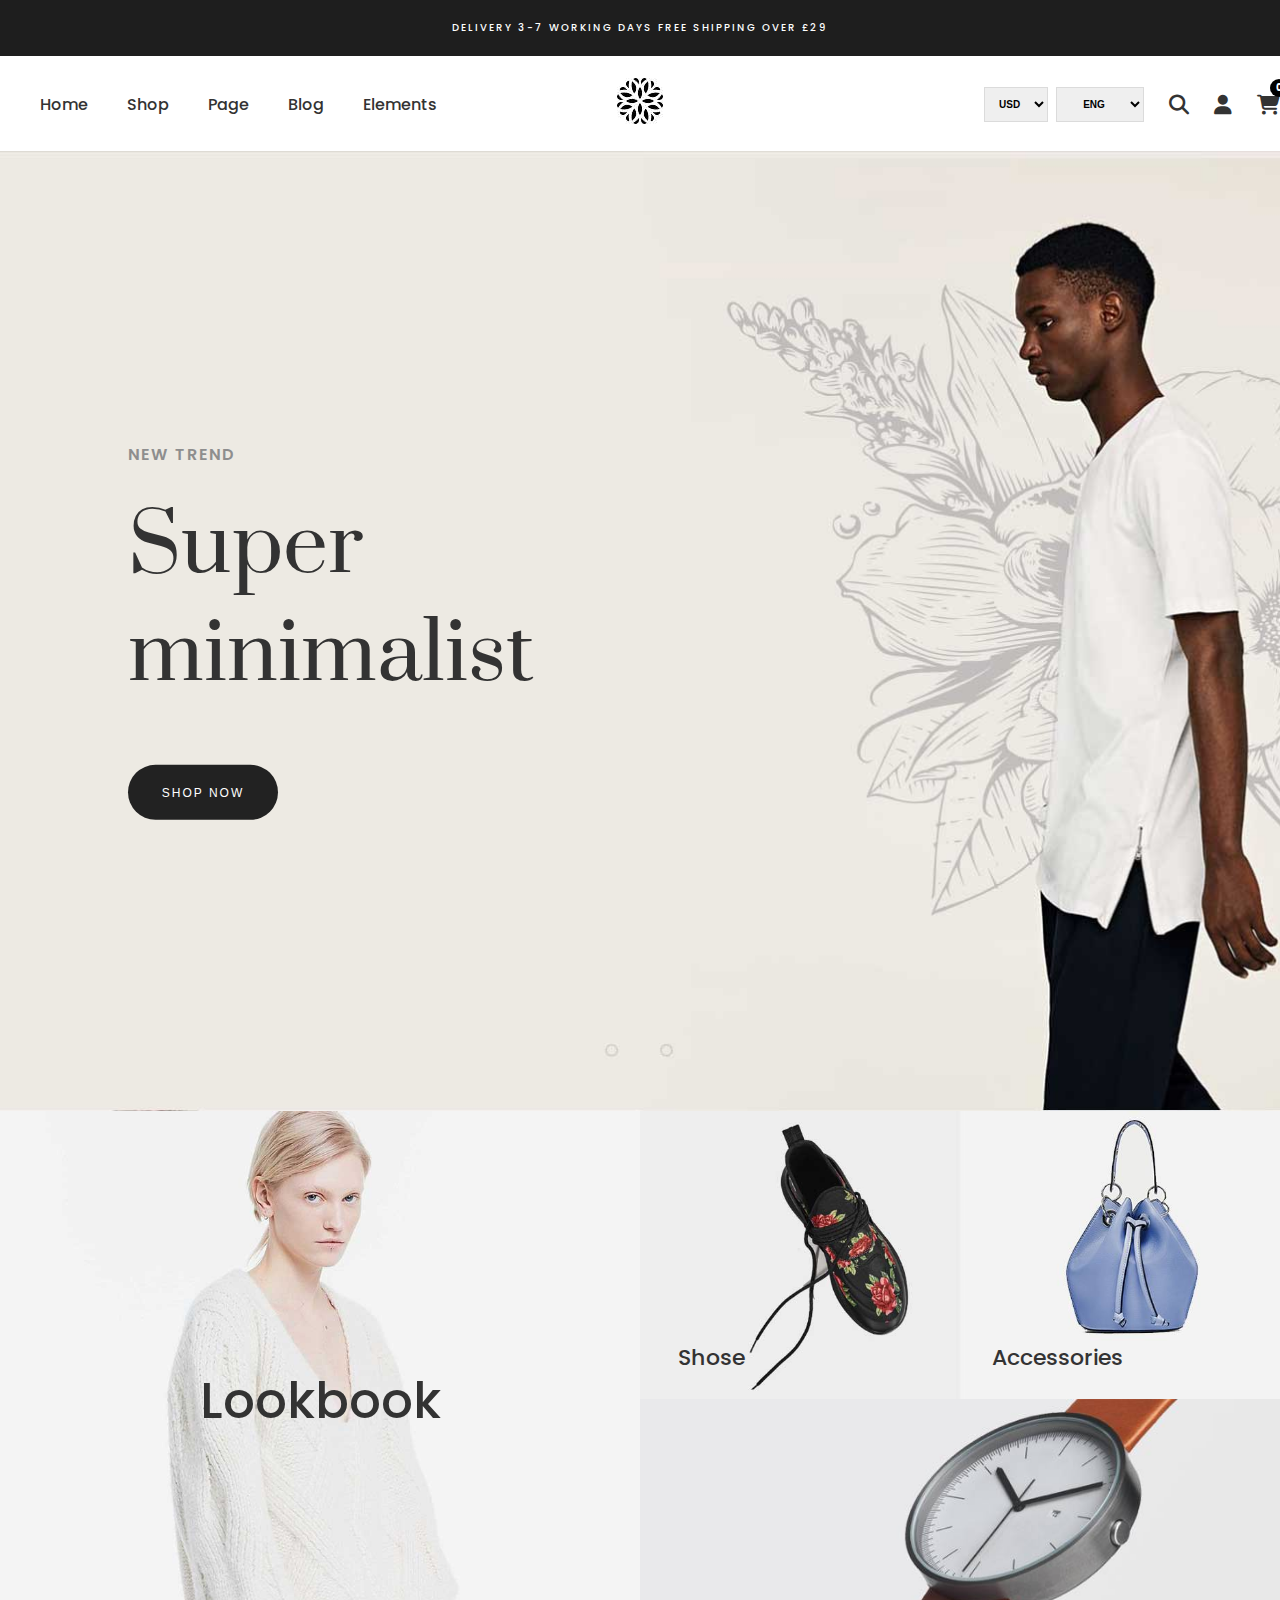
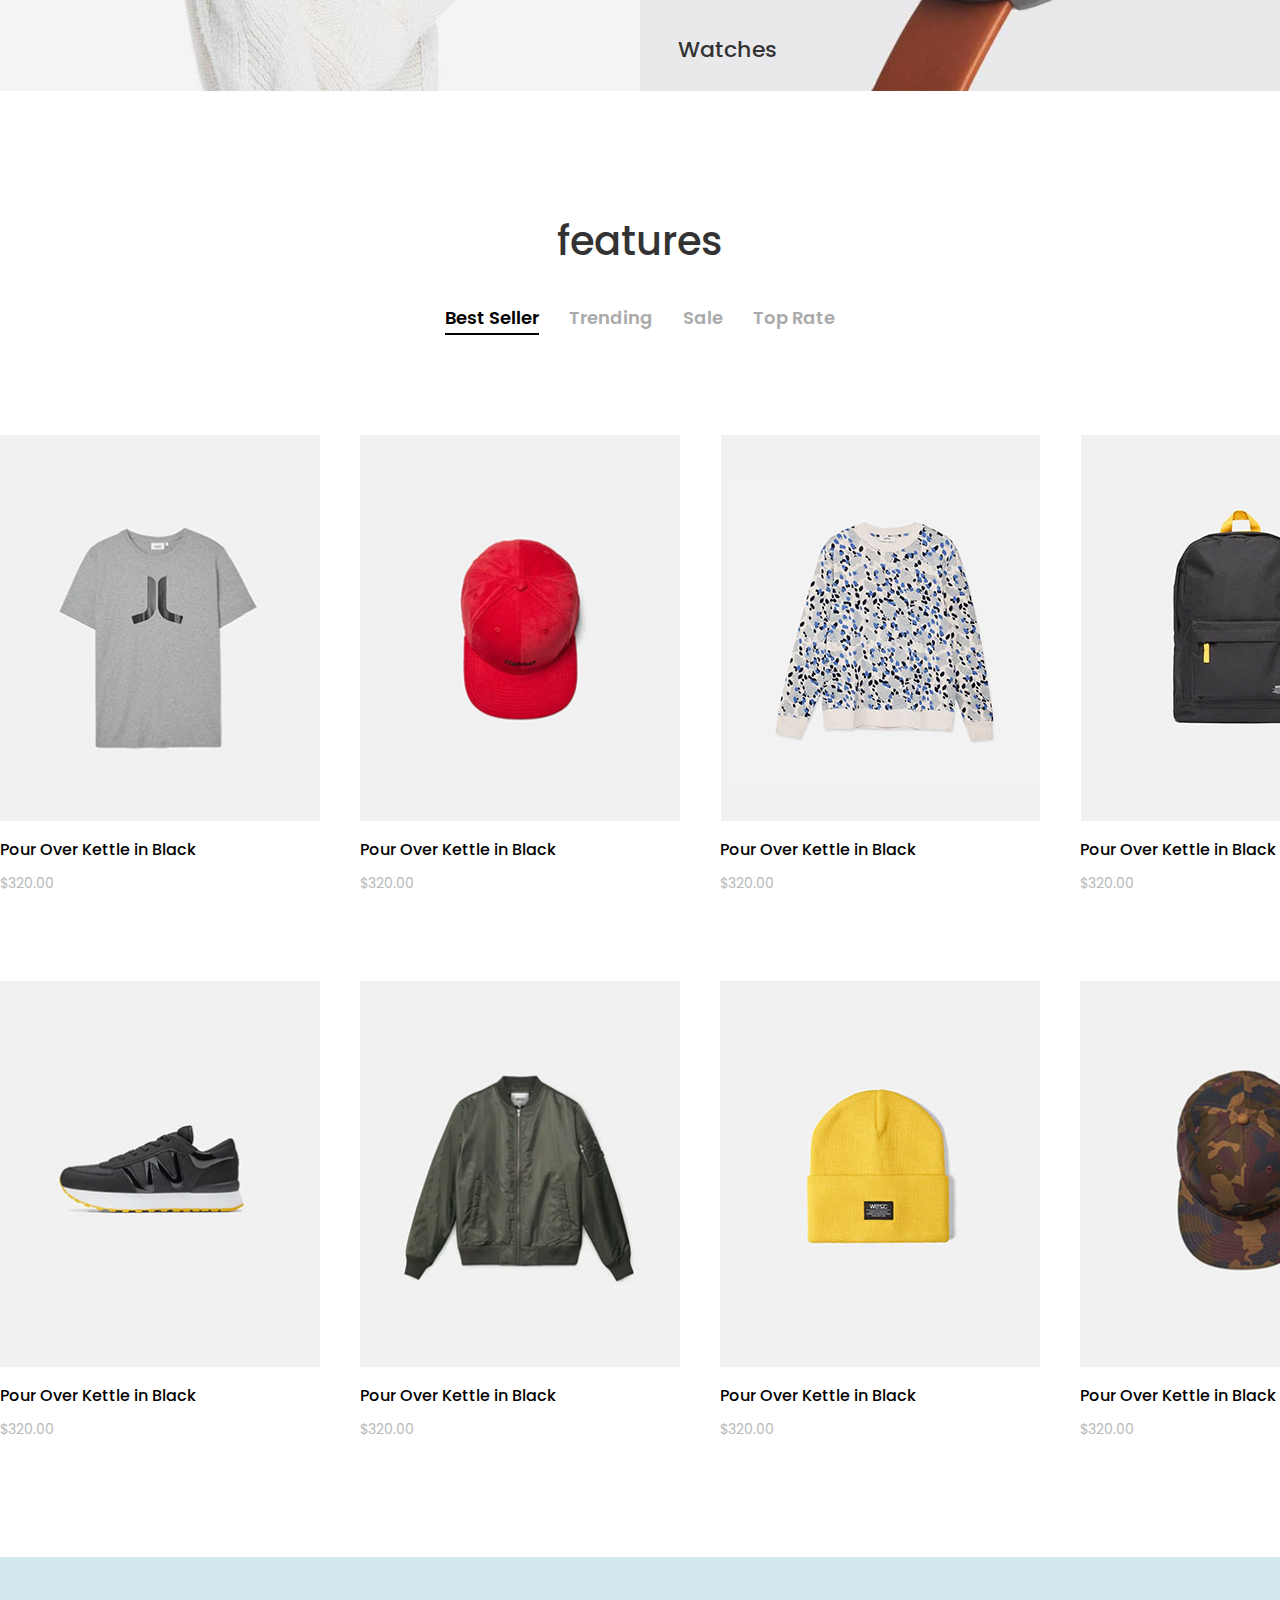
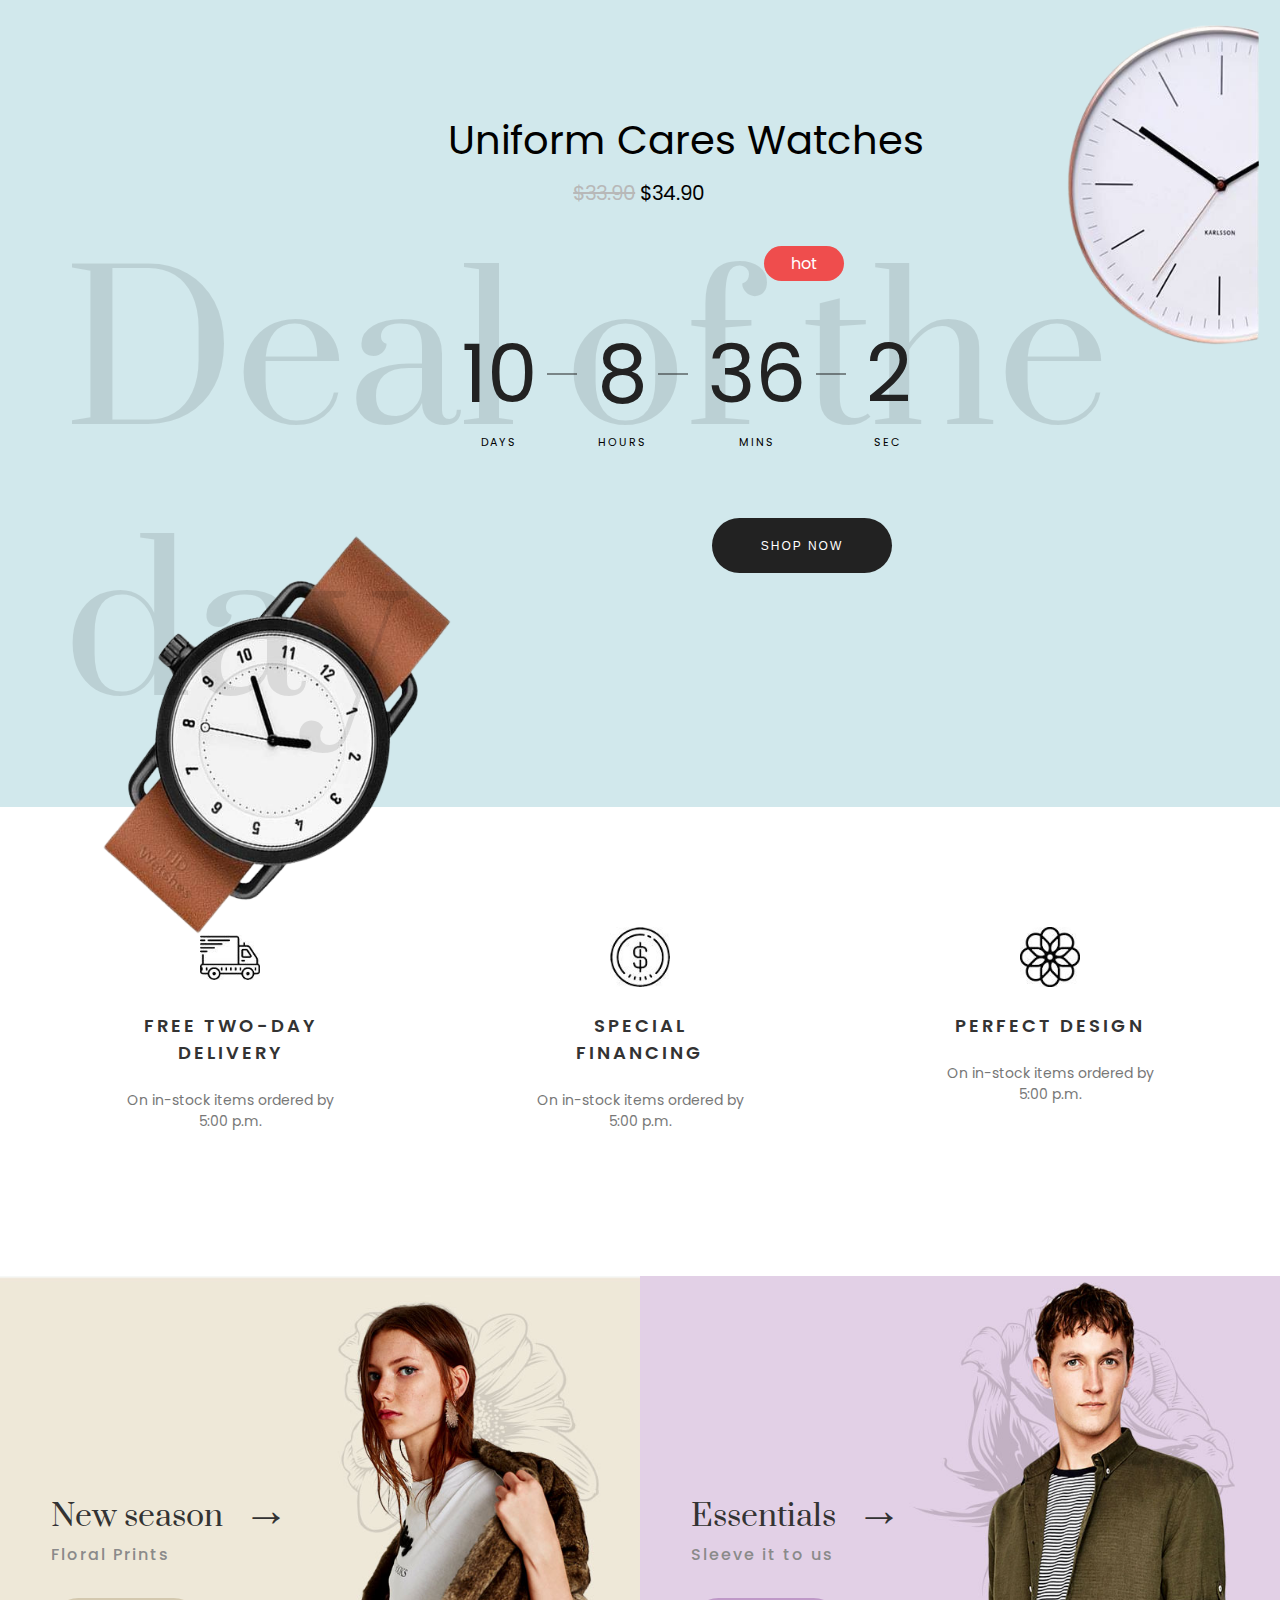
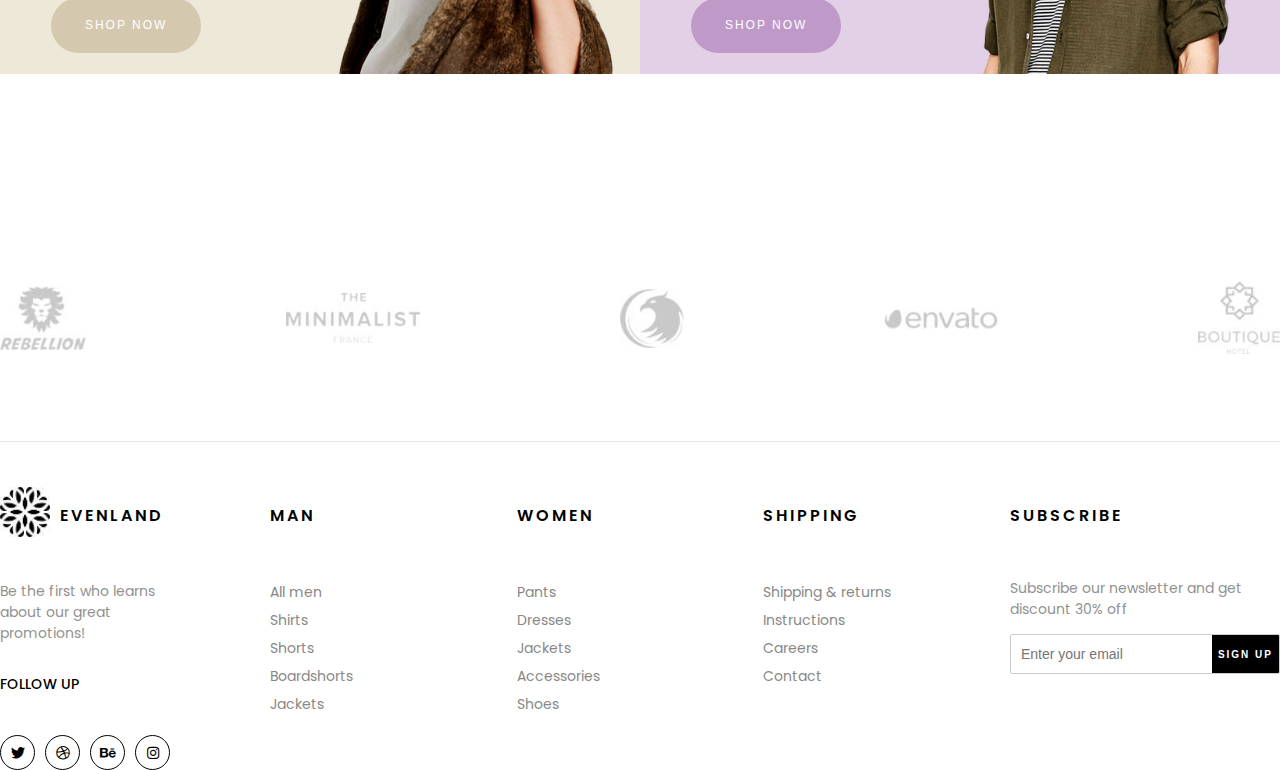
<file: hoc_js/index.html>
<!DOCTYPE html>
<html lang="en">
  <head>
    <meta charset="UTF-8" />
    <meta name="viewport" content="width=device-width, initial-scale=1.0" />
    <title>Home</title>
    <link rel="stylesheet" href="css/home.css" />
    <link rel="preconnect" href="https://fonts.googleapis.com" />
    <link rel="preconnect" href="https://fonts.gstatic.com" crossorigin />
    <link
      href="https://fonts.googleapis.com/css2?family=Inter:ital,opsz,wght@0,14..32,100..900;1,14..32,100..900&family=Jost:ital,wght@0,100..900;1,100..900&family=Poppins:ital,wght@0,100;0,200;0,300;0,400;0,500;0,600;0,700;0,800;0,900;1,100;1,200;1,300;1,400;1,500;1,600;1,700;1,800;1,900&family=Prata&display=swap"
      rel="stylesheet"
    />
    <link
      rel="stylesheet"
      href="https://cdnjs.cloudflare.com/ajax/libs/font-awesome/6.5.1/css/all.min.css"
    />
  </head>
  <body>
    <div class="first">DELIVERY 3-7 WORKING DAYS FREE SHIPPING OVER £29</div>
    <header>
      <div class="container">
        <div class="nav_menu">
          <div class="left_menu">
            <ul>
              <li><a href="#">Home</a></li>
              <li><a href="#">Shop</a></li>
              <li><a href="#">Page</a></li>
              <li><a href="#">Blog</a></li>
              <li><a href="#">Elements</a></li>
            </ul>
          </div>
          <div class="logo"><img src="img/logo.jpg" alt="" /></div>

          <div class="right_menu">
            <div class="choose">
              <select name="" id="">
                <option value="">usd</option>
              </select>
              <select name="" id="chooose_language">
                <option value="">eng</option>
              </select>
            </div>
            <i class="fa-solid fa-magnifying-glass"></i>
            <i class="fa-solid fa-user"></i>
            <i
              class="fa-solid fa-cart-shopping"
              onclick="window.location.href='cart.html'"
            ></i>
            <div class="cart_qty">0</div>
          </div>
        </div>
      </div>
    </header>
    <section class="box_slide">
      <div class="heading_page active">
        <img src="img/heading_page.jpg" alt="" />
        <div class="text_heading_page">
          <span>new trend</span>
          <h2>Super <br />minimalist</h2>
          <button class="btn_black">shop now</button>
        </div>
      </div>

      <div class="heading_page">
        <img src="img/top_bn.jpg" alt="" />
      </div>

      <div class="heading_page">
        <img src="img/top_bn2.jpg" alt="" />
      </div>
    </section>

    <section>
      <div class="main_content">
        <div class="main_lookbook">
          <img src="img/top_bn_left.jpg" alt="" />
          <a href="#" class="text_lookboock">Lookbook</a>
        </div>
        <div class="grid_row2">
          <img src="img/top_bn_right1.jpg" alt="" />
          <img src="img/top_bn_right2.jpg" alt="" />
          <a href="#" class="text_grid_row2">Shose</a>
          <a href="#" class="text_grid_row2_1">Accessories</a>
        </div>
        <div class="main_watch">
          <img src="img/top_bn_right_bottom.jpg" alt="" />
          <a href="#" class="text_watch">Watches</a>
        </div>
      </div>
    </section>
    <h2 class="features">features</h2>
    <div class="tabs">
      <div class="tab active">Best Seller</div>
      <div class="tab">Trending</div>
      <div class="tab">Sale</div>
      <div class="tab">Top Rate</div>
    </div>
    <section>
      <div class="box_product_home">
        <div class="product_home">
          <div class="box_cart_img">
            <img src="img/home_page_img_1.jpg" alt="" />
          </div>
          <div class="overlay">
            <input type="number" value="1" min="1" class="quantity" />
            <button class="add_cart">Thêm vào giỏ hàng</button>
          </div>
          <p class="text_product">Pour Over Kettle in Black</p>
          <p class="price">$320.00</p>
        </div>

        <div class="product_home">
          <div class="box_cart_img">
            <img src="img/home_page_img_2.jpg" alt="" />
          </div>
          <div class="overlay">
            <input type="number" value="1" min="1" class="quantity" />
            <button class="add_cart">Thêm vào giỏ hàng</button>
          </div>
          <p class="text_product">Pour Over Kettle in Black</p>
          <p class="price">$320.00</p>
        </div>

        <div class="product_home">
          <div class="box_cart_img">
            <img src="img/home_page_img_3.jpg" alt="" />
          </div>
          <div class="overlay">
            <input type="number" value="1" min="1" class="quantity" />
            <button class="add_cart">Thêm vào giỏ hàng</button>
          </div>
          <p class="text_product">Pour Over Kettle in Black</p>
          <p class="price">$320.00</p>
        </div>

        <div class="product_home">
          <div class="box_cart_img">
            <img src="img/home_page_img_4.jpg" alt="" />
          </div>
          <div class="overlay">
            <input type="number" value="1" min="1" class="quantity" />
            <button class="add_cart">Thêm vào giỏ hàng</button>
          </div>
          <p class="text_product">Pour Over Kettle in Black</p>
          <p class="price">$320.00</p>
        </div>
        <div class="product_home">
          <div class="box_cart_img">
            <img src="img/home_page_img_5.jpg" alt="" />
          </div>
          <div class="overlay">
            <input type="number" value="1" min="1" class="quantity" />
            <button class="add_cart">Thêm vào giỏ hàng</button>
          </div>
          <p class="text_product">Pour Over Kettle in Black</p>
          <p class="price">$320.00</p>
        </div>
        <div class="product_home">
          <div class="box_cart_img">
            <img src="img/home_page_img_6.jpg" alt="" />
          </div>
          <div class="overlay">
            <input type="number" value="1" min="1" class="quantity" />
            <button class="add_cart">Thêm vào giỏ hàng</button>
          </div>
          <p class="text_product">Pour Over Kettle in Black</p>
          <p class="price">$320.00</p>
        </div>
        <div class="product_home">
          <div class="box_cart_img">
            <img src="img/home_page_img_7.jpg" alt="" />
          </div>
          <div class="overlay">
            <input type="number" value="1" min="1" class="quantity" />
            <button class="add_cart">Thêm vào giỏ hàng</button>
          </div>
          <p class="text_product">Pour Over Kettle in Black</p>
          <p class="price">$320.00</p>
        </div>
        <div class="product_home">
          <div class="box_cart_img">
            <img src="img/home_page_img_8.jpg" alt="" />
          </div>
          <div class="overlay">
            <input type="number" value="1" min="1" class="quantity" />
            <button class="add_cart">Thêm vào giỏ hàng</button>
          </div>
          <p class="text_product">Pour Over Kettle in Black</p>
          <p class="price">$320.00</p>
        </div>
      </div>
    </section>
    <div class="container">
      <section>
        <div class="box_count_down">
          <img class="clock_right" src="img/dongho.png" alt="" />
          <img class="clock_left" src="img/dongho2.png" alt="" />
          <h2 class="background_text">Deal of the day</h2>
          <span class="title_box_count_down"> Uniform Cares Watches </span>
          <div class="price_box_count_down">
            <span class="price_old">$33.90</span>
            <span class="price_new">$34.90</span>
          </div>
          <div class="hot">hot</div>
          <div class="count_down">
            <div class="time-block">
              <span id="days">10</span><small>DAYS</small>
            </div>
            <div class="time-block">
              <span id="hours">8</span><small>HOURS</small>
            </div>
            <div class="time-block">
              <span id="minutes">36</span><small>MINS</small>
            </div>
            <div class="time-block">
              <span id="seconds">2</span><small>SEC</small>
            </div>
          </div>

          <div class="btn_count_down">
            <button class="btn_black">shop now</button>
          </div>
        </div>
      </section>
      <section>
        <div class="icon_end">
          <div class="box_icon">
            <img src="img/iconoto.jpg" alt="" />
            <h3>Free two-day delivery</h3>
            <p>On in-stock items ordered by 5:00 p.m.</p>
          </div>
          <div class="box_icon">
            <img src="img/icontien.jpg" alt="" />
            <h3>Special financing</h3>
            <p>On in-stock items ordered by 5:00 p.m.</p>
          </div>
          <div class="box_icon">
            <img src="img/iconhoa.jpg" alt="" />
            <h3>Perfect Design</h3>
            <p>On in-stock items ordered by 5:00 p.m.</p>
          </div>
        </div>
      </section>
      <section>
        <div class="end_banner">
          <div class="end_bn_left">
            <img src="img/end_bn1.jpg" alt="" />
            <a href="#">New season<small class="arrow">→</small></a>
            <span>Floral Prints </span>
            <button class="btn_yellow">shop now</button>
          </div>
          <div class="end_bn_right">
            <img src="img/end_bn2.jpg" alt="" />
            <a href="#">Essentials<small class="arrow">→</small></a>
            <span>Sleeve it to us </span>
            <button class="btn_pure">shop now</button>
          </div>
        </div>
      </section>
    </div>
    <section>
      <div class="brand_logo">
        <div class="box_img_brand">
          <img src="img/brand_logo1.jpg" alt="" />
        </div>
        <div class="box_img_brand">
          <img src="img/brand_logo2.jpg" alt="" />
        </div>
        <div class="box_img_brand">
          <img src="img/brand_logo3.jpg" alt="" />
        </div>
        <div class="box_img_brand">
          <img src="img/brand_logo4.jpg" alt="" />
        </div>
        <div class="box_img_brand">
          <img src="img/brand_logo5.jpg" alt="" />
        </div>
      </div>
    </section>
    <footer>
      <div class="container_footer">
        <div class="col1">
          <div class="title_col1_footer">
            <img src="img/logo.jpg" alt="" />
            <h3>evenland</h3>
          </div>
          <p class="content_footer">
            Be the first who learns about our great promotions!
          </p>
          <div class="follow_us">follow up</div>
          <div class="footer_icon">
            <div class="boder_icon"><i class="fab fa-twitter"></i></div>
            <div class="boder_icon"><i class="fab fa-dribbble"></i></div>
            <div class="boder_icon"><i class="fab fa-behance"></i></div>
            <div class="boder_icon"><i class="fa-brands fa-instagram"></i></div>
          </div>
        </div>

        <div class="col2">
          <h3>MAN</h3>
          <a href="#" class="text_footer">All men</a>
          <a href="#" class="text_footer">Shirts</a>
          <a href="#" class="text_footer">Shorts</a>
          <a href="#" class="text_footer">Boardshorts</a>
          <a href="#" class="text_footer">Jackets</a>
        </div>
        <div class="col3">
          <h3>WOMEN</h3>
          <a href="#" class="text_footer">Pants</a>
          <a href="#" class="text_footer">Dresses</a>
          <a href="#" class="text_footer">Jackets</a>
          <a href="#" class="text_footer">Accessories</a>
          <a href="#" class="text_footer">Shoes</a>
        </div>
        <div class="col4">
          <h3>SHIPPING</h3>
          <a href="#" class="text_footer">Shipping & returns</a>
          <a href="#" class="text_footer">Instructions</a>
          <a href="#" class="text_footer">Careers</a>
          <a href="#" class="text_footer">Contact</a>
        </div>
        <div class="col5">
          <h3>SUBSCRIBE</h3>

          <p class="content_footer">
            Subscribe our newsletter and get discount 30% off
          </p>

          <div class="footer_email">
            <input type="email" placeholder="Enter your email" required />
            <button>SIGN UP</button>
          </div>
        </div>
      </div>
    </footer>
    <script src="js/js.js"></script>
  </body>
</html>
</file>
<file: bai1/css/home.css>
:root {
  --text-color: #333333;
}
body {
  margin: 0;
  padding: 0;
  font-family: "Poppins", sans-serif;
}
*,
*::before,
*::after {
  box-sizing: border-box;
}
.first {
  background-color: #1e1e1e;
  font-size: 10px;
  letter-spacing: 2px;
  padding: 20px;
  color: #fff;
  text-align: center;
  font-family: "Poppins", sans-serif;
  font-weight: 500;
}
ul li {
  list-style: none;
}
a {
  text-decoration: none;
}
/* ______________________________________________________________________________________ */
.container {
  max-width: 1640px;
  margin: 0 auto;
  margin-top: 20px;
}
.nav_menu {
  display: grid;
  grid-template-columns: 1fr auto 1fr;
  align-items: center;
}
.left_menu {
  justify-self: start;
}
.logo {
  justify-self: center;
}
.right_menu {
  justify-self: end;
}

.left_menu ul li {
  list-style: none;
  display: inline-block;
}
.left_menu ul li a {
  position: relative;
  text-decoration: none;
  color: var(--text-color);
  font-size: 16px;
  font-weight: 500;
  margin-right: 35px;
}
.left_menu ul li a::after {
  content: "";
  position: absolute;
  left: 0;
  bottom: -3px;
  width: 0;
  height: 2px;
  background-color: var(--text-color);
  transition: 0.3s ease;
}

.left_menu ul li a:hover::after {
  width: 100%;
}
.right_menu {
  display: flex;
  align-items: center;
  gap: 25px;
  font-size: 18px;
  color: var(--text-color);
  cursor: pointer;
  position: relative;
}

.right_menu .choose {
  display: flex;
  align-items: center;
  gap: 8px;
}

.right_menu .choose select {
  font-size: 10px;
  font-weight: 600;
  cursor: pointer;
  border: #dbdbdb 1px solid;
  padding: 10px;
  text-transform: uppercase;
}
#chooose_language {
  width: 88px;
  height: 35px;
  padding: 5px;
  text-align: center;
}
.cart_qty {
  position: absolute;
  top: -8px;
  right: -8px;
  background-color: #000;
  color: #fff;
  font-size: 10px;
  font-weight: bold;
  border-radius: 50%;
  display: inline-flex;
  justify-content: center;
  align-items: center;
  width: 18px;
  height: 18px;
}
.right_menu i {
  transition: transform 0.2s ease;
  font-size: 20px;
}

.right_menu i:hover {
  transform: scale(1.2);
}

/* menu */
.box_slide {
  position: relative;
  overflow: hidden;
  width: 100%;
  height: 960px;
  margin-top: 18px;
}

.heading_page {
  position: absolute;
  inset: 0;
  opacity: 0;
  transition: opacity 0.7s ease;
}

.heading_page.active {
  opacity: 1;
}

.heading_page img {
  width: 100%;
  height: 100%;
  object-fit: cover;
}

.text_heading_page {
  position: absolute;
  top: 50%;
  left: 10%;
  transform: translateY(-50%);
}
.text_heading_page span {
  text-transform: uppercase;
  font-size: 16px;
  font-weight: 600;
  color: #8e8e8e;
  letter-spacing: 2px;
}
.text_heading_page h2 {
  font-size: 80px;
  font-weight: 700;
  color: var(--text-color);
  font-family: "Prata", serif;
  font-weight: 400;
  margin-top: 26px;
}
.text_heading_page .btn_black {
  padding: 20px;
  margin-top: -10px;
  background-color: #222222;
  letter-spacing: 2px;
  border-radius: 50px;
  height: 55px;
  width: 150px;
  color: #fff;
  border: none;
  font-size: 12px;
  font-weight: 500;
  cursor: pointer;
  text-transform: uppercase;
  transition: color 0.5s ease, background-color 0.5s ease;
}

.btn_black:hover {
  background-color: #fff;
  color: #000;
}
.main_content {
  display: grid;
  grid-template-columns: 1fr 1fr;
  grid-template-rows: auto auto;
  margin-top: 0px;
}

.main_lookbook {
  grid-row: span 2;
  position: relative;
}

.main_lookbook {
  position: relative;
  overflow: hidden;
}

.main_lookbook img {
  width: 100%;
  height: 100%;
  object-fit: cover;
}

.text_lookboock {
  position: absolute;
  transform: translate(-50%, -50%);
  left: 50%;
  top: 50%;
  font-size: 50px;
  font-weight: 500;
  cursor: pointer;
  color: var(--text-color);
}

.grid_row2 {
  display: grid;
  grid-template-columns: 1fr 1fr;
  position: relative;
}
.text_grid_row2 {
  position: absolute;
  top: 80%;
  left: 6%;
}
.text_grid_row2_1 {
  position: absolute;
  top: 80%;
  left: 55%;
}
.grid_row2 img {
  width: 100%;
  height: 100%;
  object-fit: cover;
}

.main_watch img {
  width: 100%;
  height: 100%;
  object-fit: cover;
}
.main_watch {
  position: relative;
}
.text_watch {
  position: absolute;
  top: 80%;
  left: 6%;
}
.text_grid_row2,
.text_grid_row2_1,
.text_watch {
  cursor: pointer;
  display: inline-block;
  color: var(--text-color);
  font-size: 22px;
  font-weight: 500;
}
/* banner_top */
.features {
  font-size: 40px;
  font-weight: 500;
  color: #333;
  text-align: center;
  margin-top: 120px;
}

.tabs {
  display: flex;
  justify-content: center;
  align-items: center;
  gap: 30px;
  margin-top: 20px;
  margin-bottom: 100px;
  position: relative;
}

.tab {
  position: relative;
  font-size: 18px;
  color: #aaa;
  cursor: pointer;
  font-weight: 600;
  padding-bottom: 4px;
}

.tab::after {
  content: "";
  position: absolute;
  left: 0;
  bottom: 0;
  height: 2px;
  width: 100%;
  background-color: #000;
  transform: scaleX(0);
  transform-origin: left;
  transition: transform 0.2s ease;
}
.tab:hover {
  color: #000;
}
.tab:hover::after {
  transform: scaleX(1);
}
.tab.active {
  color: #000;
}
.tab.active::after {
  transform: scaleX(1);
}
/* product */
.box_product_home {
  max-width: 1400px;
  display: grid;
  grid-template-columns: repeat(4, 1fr);
  gap: 40px;
  row-gap: 160px;
  margin: 0 auto;
  margin-top: 60px;
}

.product_home {
  width: 320px;
  height: 386px;
  padding: 0px;
  box-sizing: border-box;
  font-size: 14px;
  font-weight: 500;
}

.text_product:hover {
  cursor: pointer;
}
.product_home img {
  width: 100%;
  height: 386px;
  object-fit: cover;
}
.text_product {
  font-size: 16px;
  margin-top: 10px;
}

.price {
  color: #b8b8b8;
  font-weight: 400;
  font-size: 14px;
  margin-top: -5px;
}
.dots-loading {
  display: flex;
  gap: 8px;
  align-items: center;
  margin-top: 10px;
}

.dots-loading span {
  width: 12px;
  height: 12px;
  border-radius: 50%;
  display: inline-block;
}

.dots-loading span:nth-child(1) {
  background-color: black;
}
.dots-loading span:nth-child(2) {
  background-color: #3cc;
}
.dots-loading span:nth-child(3) {
  background-color: #f36;
}
/* box_count_down */
.box_count_down {
  background-color: #d1e8ec;
  max-width: 1640px;
  height: 850px;
  margin-top: 190px;
  position: relative;
}
.clock_right {
  position: absolute;
  top: 8%;
  right: -6%;
  width: 290px;
  height: 320px;
  overflow: visible;
  z-index: 3;
}
.clock_left {
  position: absolute;
  top: 68%;
  left: 8%;
  width: 350px;
  height: 400px;
  overflow: visible;
}
.background_text {
  font-size: 200px;
  position: absolute;
  top: 12%;
  left: 5%;
  font-weight: 400;
  color: rgba(0, 0, 0, 0.1);
  font-family: "Prata", serif;
}

.title_box_count_down {
  font-size: 40px;
  font-weight: 400;
  position: absolute;
  top: 18%;
  left: 35%;
}
.price_box_count_down {
  font-size: 20px;
  font-weight: 400;
}
.price_old {
  text-decoration: line-through;
  color: #b8b8b8;
  margin-left: 10px;
}
.hot {
  background-color: #ef4d4d;
  width: 80px;
  padding: 5px;
  border-radius: 50px;
  text-align: center;
  position: absolute;
  top: 34%;
  left: 764px;
  color: #fff;
}
.count_down {
  display: flex;
  justify-content: center;
  align-items: center;
  gap: 60px;
  font-family: "Poppins", sans-serif;
  z-index: 2;
  position: absolute;
  top: 42%;
  left: 36%;
}

.time-block {
  text-align: center;
  position: relative;
  font-size: 80px;
}

.time-block span {
  display: block;
  font-size: 80px;
  font-weight: 400;
  color: #222;
  position: relative;
}

.time-block span::after {
  content: "";
  position: absolute;
  top: 50%;
  right: -40px;
  width: 30px;
  height: 1px;
  background: #222;
  transform: translateY(-50%);
}
.time-block:last-child span::after {
  display: none;
}

.time-block small {
  font-size: 11px;
  letter-spacing: 2px;
  display: block;
}
.price_box_count_down {
  position: absolute;
  top: 26%;
  left: 44%;
}
.btn_count_down {
  position: absolute;
  top: 66%;
  left: 712px;
}
.btn_count_down .btn_black {
  padding: 20px;
  background-color: #222222;
  letter-spacing: 2px;
  border-radius: 50px;
  height: 55px;
  width: 180px;
  color: #fff;
  border: none;
  font-size: 12px;
  font-weight: 500;
  cursor: pointer;
  text-transform: uppercase;
  transition: color 0.5s ease, background-color 0.5s ease;
}
.btn_count_down .btn_black:hover {
  background-color: #fff;
  color: #000;
}
.icon_end {
  display: flex;
  justify-content: space-around;
  gap: 30px;
  margin: 100px auto;
  max-width: 1200px;
  text-align: center;
  flex-wrap: wrap;
  align-items: flex-start;
}

.box_icon {
  width: 250px;
  padding: 20px;
  display: flex;
  flex-direction: column;
  align-items: center;
  justify-content: flex-start;
}
.box_icon img {
  width: 60px;
  height: 60px;
  object-fit: contain;
  margin-bottom: 15px;
}
.box_icon h3 {
  margin: 10px 0;
  font-size: 18px;
  color: #333;
}
.box_icon p {
  font-size: 14px;
  color: #777;
}
.end_bn_left,
.end_bn_right {
  width: 820px;
  height: 255px;
  position: relative;
}
.arrow {
  display: inline-block;
  width: 30px;
  text-align: center;
  font-size: 46px;
  margin-left: 20px;
}

.end_banner {
  display: flex;

  margin-top: 110px;
}
.end_banner img {
  width: 100%;
}
.end_banner a {
  font-family: "Prata", serif;
  font-weight: 400;
  font-size: 30px;
  color: var(--text-color);
  position: absolute;
  top: 80%;
  left: 8%;
}
.end_banner span {
  font-size: 16px;
  position: absolute;
  top: 104%;
  left: 8%;
  font-weight: 500;
  color: #8a8a8a;
  letter-spacing: 2px;
}
.btn_yellow {
  padding: 20px;
  margin-top: -10px;
  background-color: #d4c9af;
  letter-spacing: 2px;
  border-radius: 50px;
  height: 55px;
  width: 150px;
  color: #fff;
  border: none;
  font-size: 12px;
  font-weight: 500;
  cursor: pointer;
  text-transform: uppercase;
  transition: color 0.5s ease, background-color 0.5s ease;
}

.btn_yellow:hover {
  background-color: #fff;
  color: #000;
}
.btn_pure {
  padding: 20px;
  margin-top: -10px;
  background-color: #bf99c8;
  letter-spacing: 2px;
  border-radius: 50px;
  height: 55px;
  width: 150px;
  color: #fff;
  border: none;
  font-size: 12px;
  font-weight: 500;
  cursor: pointer;
  text-transform: uppercase;
  transition: color 0.5s ease, background-color 0.5s ease;
}

.btn_pure:hover {
  background-color: #fff;
  color: #000;
}
.end_banner button {
  position: absolute;
  top: 130%;
  left: 8%;
}
/* end_banner */

.brand_logo {
  display: flex;
  align-items: center;
  gap: 200px;
  max-width: 1400px;
  margin: 0 auto;
  margin-top: 350px;
}
.brand_logo img {
  width: 100%;
}
/* footer */
footer {
  border-top: #e5e5e5 1px solid;
  padding-top: 45px;
  margin-top: 80px;
}
.container_footer {
  margin: 0 auto;
  max-width: 1400px;
  display: grid;
  grid-template-columns: repeat(5, 1fr);
  column-gap: 100px;
}
.title_col1_footer {
  display: flex;
  gap: 10px;
}
h3 {
  font-size: 16px;
  font-weight: 600;
  text-transform: uppercase;
  letter-spacing: 3px;
  margin-bottom: 50px;
}
.content_footer {
  font-size: 14px;
  color: #919191;
  font-weight: 400;
  margin-top: 30px;
}
.title_col1_footer img {
  width: 50px;
  height: 50px;
}
.follow_us {
  font-size: 14px;
  font-weight: 500;
  text-transform: uppercase;
  margin-top: 30px;
  margin-bottom: 20px;
}
.footer_icon {
  display: flex;
  gap: 10px;
}
.col1 p {
  margin-top: 3px;
}
.boder_icon {
  border: 1px solid #000;
  border-radius: 50%;
  width: 35px;
  height: 35px;
  display: flex;
  justify-content: center;
  align-items: center;
  font-size: 14px;
  cursor: pointer;
  transition: 0.3s;
  margin-top: 20px;
}

.boder_icon:hover {
  background-color: black;
  color: white;
}
.footer_email {
  display: flex;
  width: 100%;
  height: 40px;
  border: 1px solid #ccc;
  border-radius: 2px;
  overflow: hidden;
  margin-top: 10px;
  background-color: #fff;
}

.footer_email input {
  flex: 1;
  border: none;
  padding: 0 10px;
  font-size: 14px;
  outline: none;
}

.footer_email button {
  background-color: #000;
  color: white;
  border: none;

  font-weight: 600;
  font-size: 10px;
  white-space: nowrap;
  letter-spacing: 2px;
  cursor: pointer;
  text-transform: uppercase;
  transition: 0.3s;
}

.footer_email button:hover {
  background-color: #fff;
  color: #000;
  border-left: 1px solid #ccc;
}
.text_footer {
  display: block;
  color: #888;
  font-size: 14px;
  line-height: 2;
  text-decoration: none;
  transition: color 0.3s;
}

.text_footer:hover {
  color: #000;
}
</file>
<file: bai2/css/style.css>
body {
  padding: 0;
  margin: 0;
  box-sizing: border-box;
  font-family: "Inter", sans-serif;
  background: #000;
  color: white;
}

img {
  width: 100%;
  display: block;
}

.container {
  max-width: 1920px;
  margin: 0 auto;
}

header {
  position: absolute;
  top: 0;
  left: 0;
  width: 100%;
  display: flex;
  justify-content: space-between;
  align-items: center;
  z-index: 10;
}

.logo {
  display: flex;
  align-items: center;
  font-size: 22px;
  font-weight: 700;
  padding: 20px;
}

.logo span {
  color: #00ff88;
  margin-right: 5px;
}

nav ul {
  display: flex;
  list-style: none;
  gap: 30px;
  margin: 0;
  padding: 0;
  padding: 20px;
}

nav ul li a {
  text-decoration: none;
  color: white;
  font-weight: 500;
}

nav ul li a:hover {
  color: #00ff88;
}

.banner {
  position: relative;
  height: 900px;
  background: url("../img/banner.jpg") no-repeat center center / cover;
  display: flex;
  align-items: flex-end;
  padding: 100px 50px;
}

.banner::before {
  content: "";
  position: absolute;
  top: 0;
  left: 0;
  right: 0;
  bottom: 0;
  background: linear-gradient(
    to top,
    rgba(0, 0, 0, 0.8) 20%,
    rgba(0, 0, 0, 0.2) 80%
  );
}

.banner-content {
  position: relative;
  max-width: 600px;
}

.tag {
  display: inline-block;
  background: rgba(255, 255, 255, 0.2);
  padding: 5px 12px;
  border-radius: 20px;
  font-size: 14px;
  margin-bottom: 10px;
}

.banner h1 {
  font-size: 40px;
  font-weight: 700;
  margin-bottom: 10px;
}

.info {
  font-size: 15px;
  color: #ccc;
  margin-bottom: 20px;
}

.buttons {
  display: flex;
  gap: 15px;
  flex-wrap: wrap;
}

.btn {
  display: flex;
  align-items: center;
  justify-content: center;
  gap: 8px;
  padding: 10px 20px;
  border-radius: 8px;
  font-weight: 600;
  cursor: pointer;
  text-decoration: none;
  border: 1px solid white;
  background: transparent;
  color: white;
  transition: 0.3s;
}
.btn.primary {
  background: #00ff88;
  border: none;
  color: black;
}

.second_container {
  max-width: 1400px;
  margin: 0 auto;
  padding: 20px;
}

/* Story */
.box_story h2 {
  font-size: 24px;
  margin-bottom: 10px;
  color: white;
}

.story_content {
  font-size: 16px;
  line-height: 1.6;
  color: #ddd;
}

/* Top cast */
.top-cast {
  color: white;
  padding: 20px 0;
}

.top-cast h2 {
  font-size: 24px;
  font-weight: 700;
  margin-bottom: 20px;
}

.cast-list {
  display: flex;
  gap: 30px;
  flex-wrap: wrap;
}

.cast {
  text-align: center;
  width: 120px;
  flex-shrink: 0;
}

.cast img {
  width: 100px;
  height: 100px;
  object-fit: cover;
  border-radius: 50%;
  margin-bottom: 10px;
  border: 2px solid #333;
}

.cast h3 {
  font-size: 14px;
  font-weight: 600;
  margin: 0;
}

.cast p {
  font-size: 12px;
  color: #aaa;
  margin: 0;
}

.box_episode {
  display: grid;
  grid-template-columns: repeat(auto-fill, minmax(200px, 1fr));
  gap: 15px;
  padding: 0 20px 40px;
}

.episode {
  position: relative;
  cursor: pointer;
  overflow: hidden;
  border-radius: 10px;
  transition: transform 0.3s ease;
}

.episode:hover {
  transform: scale(1.05);
}

.episode img {
  width: 100%;
  border-radius: 10px;
  display: block;
}

.episode-title {
  position: absolute;
  bottom: 5px;
  left: 5px;
  right: 5px;
  background: rgba(0, 0, 0, 0.5);
  font-size: 0.9rem;
  padding: 5px;
  border-radius: 5px;
  text-align: center;
  color: white;
}
/* recomment_movie */
.box_recomment_film {
  width: 300px;
  height: 250px;
}
.box_recomment_film img {
  border-radius: 10px;
  width: 100%;
  transition: transform 0.5s ease;
}
.box_img_recomment_film {
  overflow: hidden;
}
.movie_rating {
  display: flex;
  gap: 10px;
}
.movie_rating span {
  color: #ccc;
}
:hover.box_recomment_film img {
  transform: scale(1.2);
}
.grid_recomment_film {
  display: grid;
  grid-template-columns: repeat(4, 1fr);
}
</file>
<file: bai3/css/style.css>
body {
  padding: 0;
  margin: 0;
  box-sizing: border-box;
  overflow-x: hidden;
}
.container {
  max-width: 1400px;
  margin: 0 auto;
}
ul li {
  list-style: none;
}
a {
  text-decoration: none;
  color: #000;
}
h1,
h2,
h3,
h4,
h5,
h6 {
  margin: 0;
  font-size: inherit;
  font-weight: normal;
}
p {
  margin: 0;
}
ul {
  margin: 0;
  padding: 0;
  list-style: none;
}
/* _____________________________________________________________________________________________________ */
.first {
  font-family: "Jost", sans-serif;
  display: flex;
  justify-content: space-between;
  align-items: center;
  background-color: #f8f8fc;
  margin-bottom: 20px;
}
.first_left ul {
  display: flex;
  gap: 28px;
}
.first_left ul,
.first_right a {
  font-size: 16px;
  padding: 10px;
}
.first_right {
  padding-right: 28px;
}
.nav_menu {
  font-family: "Jost", sans-serif;
  display: flex;
  justify-content: space-between;
  align-items: center;
}
.left_menu {
  display: flex;
  gap: 30px;
  position: relative;
}
.sale_20 {
  position: absolute;
  left: 81%;
  top: -30%;
  background-color: #e01111;
  border-radius: 23px;
  padding: 5px;
  font-size: 10px;
  color: #fff;
}
.logo {
  width: 60px;
  height: 48px;
}
.left_menu ul {
  display: flex;
  gap: 32px;
}
.right_menu {
  display: flex;
  gap: 20px;
}
/* nav-menu */
.heading_page {
  position: relative;
  height: 600px;
}
.box_landing_page_slide_img {
  position: absolute;
  top: 14%;
  left: 12%;
  width: 1075px;
  height: 567px;
  overflow: hidden;
  border-radius: 15px;
}
.slide_wrapper {
  display: flex;
  width: 100%;
  height: 100%;
  transition: transform 0.8s ease-in-out;
}
.img_slide {
  width: 1075px;
  height: 567px;
  object-fit: cover;
  flex-shrink: 0;
}
.background_text_the_new {
  font-family: "Poppins", sans-serif;
  font-weight: 700;
  font-size: 180px;
  letter-spacing: -5.4px;
  color: white;
  text-shadow: 2px 2px 0 #69717a, -2px 2px 0 #69717a, 2px -2px 0 #69717a,
    -2px -2px 0 #69717a;
  text-align: center;
  text-transform: uppercase;
}
.background_text_air_jordan {
  font-family: "Poppins", sans-serif;
  font-weight: 800;
  font-size: 220px;
  letter-spacing: -13.2px;
  text-transform: uppercase;
  text-align: center;
  background: linear-gradient(
    0deg,
    #4280cf 0%,
    #3975c0 8%,
    #0c315f 45%,
    #0a2444 59%,
    #03234b 82%,
    #4280cf 100%
  );
  -webkit-background-clip: text !important;
  background-clip: text !important;
  -webkit-text-fill-color: transparent !important;
  position: absolute;
  top: 5%;
  left: 5%;
}
/* just_do_it */
h2 {
  font-size: 56px;
  font-weight: 600;
  font-family: "Poppins", sans-serif;
  letter-spacing: -2.24px;
}
.title_page {
  text-align: center;
}
.content_page {
  font-size: 18px;
  font-weight: 400;
  font-family: "Poppins", sans-serif;
  text-align: center;
  color: #959799;
}
.img_just_do_it {
  width: 294px;
  height: 386px;
  position: relative;
}
.img_just_do_it img {
  width: 100%;
  height: 100%;
  object-fit: cover;
}
.img_just_do_it span {
  font-size: 40px;
  font-family: "Jost", sans-serif;
  font-weight: 500;
  position: absolute;
  top: 50%;
  left: 50%;
  transform: translate(-50%, -50%);
  color: #fff;
}
.box_img_just_do_it {
  display: flex;
  gap: 24px;
  justify-content: center;
  margin-top: 60px;
}
/* featured */
.featured {
  margin-top: 100px;
  text-align: center;
  position: relative;
}
.featured img {
  margin-top: 60px;
}
.back_featured {
  position: absolute;
  top: 56%;
  left: 13%;
}
.next_featured {
  position: absolute;
  top: 56%;
  right: 13%;
}
.text_featured {
  font-size: 18px;
  font-family: "Poppins", sans-serif;
  font-weight: 400;
  margin-top: 10px;
  margin-bottom: 40px;
}
/* popular_picks */
.popular_picks {
  margin-top: 70px;
}
.text_popular_picks {
  font-size: 18px;
  font-weight: 400;
  font-family: "Poppins", sans-serif;
  color: #959799;
}
.box_popular_picks {
  display: flex;
  gap: 24px;
}
.arrow-btn {
  background: #fff;
  border: 1px solid #ccc;
  border-radius: 12px;
  padding: 5px;
  cursor: pointer;
  transition: all 0.3s ease;
}

.arrow-btn:hover {
  border-color: #000;
  transform: scale(1.1);
}
.flex_box {
  display: flex;
  justify-content: space-between;
  align-items: center;
}
.slider_container {
  overflow: hidden;
  width: 100%;
}
.box_popular_picks {
  display: flex;
  gap: 24px;
  transition: transform 0.5s ease-in-out;
}
.box_popular_picks img {
  width: 500px;
  height: 400px;
  object-fit: cover;
  border-radius: 12px;
}

/* rewarding_days_ahead
 */
.rewarding_days_ahead {
  margin-top: 130px;
  display: flex;
  justify-content: space-between;
  align-items: center;
}
p {
  font-size: 18px;
  font-weight: 400;
  font-family: "Poppins", sans-serif;
  color: #959799;
  padding-bottom: 10px;
}
.content_rewarding_days_ahead {
  width: 472px;
  height: 456px;
}
.footer {
  background: #000;
  color: #fff;
  padding: 40px 0;
  font-family: "Poppins", sans-serif;
  margin-top: 80px;
}

.footer-container {
  max-width: 1400px;
  margin: auto;
  display: flex;
  align-items: flex-start;
}

.footer-container .col {
  flex: 1;
  min-width: 180px;
  margin-right: 20px;
}

.footer-container .col h3 {
  font-size: 14px;
  font-weight: 600;
  margin-bottom: 12px;
}

.footer-container .col a {
  color: #fff;
  font-size: 14px;
  font-weight: 400;
  display: block;
  margin-bottom: 6px;
  text-decoration: none;
  transition: color 0.3s;
}

.footer-container .col a:hover {
  color: #999;
}

.footer-container .address {
  margin-left: 200px;
}

.footer-container .address p {
  font-size: 13px;
  margin: 8px 0;
  line-height: 1.4;
}

.footer-container .socials a {
  color: #fff;
  font-size: 16px;
  margin-right: 10px;
}

.footer-container .copyright {
  font-size: 12px;
  margin-top: 10px;
  color: #ccc;
}
.socials {
  display: flex;
}
</file>
<file: hoc_js/css/home.css>
:root {
  --text-color: #333333;
}
body {
  margin: 0;
  padding: 0;
  font-family: "Poppins", sans-serif;
}
*,
*::before,
*::after {
  box-sizing: border-box;
}
.first {
  background-color: #1e1e1e;
  font-size: 10px;
  letter-spacing: 2px;
  padding: 20px;
  color: #fff;
  text-align: center;
  font-family: "Poppins", sans-serif;
  font-weight: 500;
}
ul li {
  list-style: none;
}
a {
  text-decoration: none;
}
/* ______________________________________________________________________________________ */
.container {
  max-width: 1640px;
  margin: 0 auto;
  margin-top: 20px;
}
.nav_menu {
  display: grid;
  grid-template-columns: 1fr auto 1fr;
  align-items: center;
}
.left_menu {
  justify-self: start;
}
.logo {
  justify-self: center;
}
.right_menu {
  justify-self: end;
}

.left_menu ul li {
  list-style: none;
  display: inline-block;
}
.left_menu ul li a {
  position: relative;
  text-decoration: none;
  color: var(--text-color);
  font-size: 16px;
  font-weight: 500;
  margin-right: 35px;
}
.left_menu ul li a::after {
  content: "";
  position: absolute;
  left: 0;
  bottom: -3px;
  width: 0;
  height: 2px;
  background-color: var(--text-color);
  transition: 0.3s ease;
}

.left_menu ul li a:hover::after {
  width: 100%;
}
.right_menu {
  display: flex;
  align-items: center;
  gap: 25px;
  font-size: 18px;
  color: var(--text-color);
  cursor: pointer;
  position: relative;
}

.right_menu .choose {
  display: flex;
  align-items: center;
  gap: 8px;
}

.right_menu .choose select {
  font-size: 10px;
  font-weight: 600;
  cursor: pointer;
  border: #dbdbdb 1px solid;
  padding: 10px;
  text-transform: uppercase;
}
#chooose_language {
  width: 88px;
  height: 35px;
  padding: 5px;
  text-align: center;
}
.cart_qty {
  position: absolute;
  top: -8px;
  right: -8px;
  background-color: #000;
  color: #fff;
  font-size: 10px;
  font-weight: bold;
  border-radius: 50%;
  display: inline-flex;
  justify-content: center;
  align-items: center;
  width: 18px;
  height: 18px;
}
.right_menu i {
  transition: transform 0.2s ease;
  font-size: 20px;
}

.right_menu i:hover {
  transform: scale(1.2);
}

/* menu */
.box_slide {
  position: relative;
  overflow: hidden;
  width: 100%;
  height: 960px;
  margin-top: 18px;
}

.heading_page {
  position: absolute;
  inset: 0;
  opacity: 0;
  transition: opacity 0.7s ease;
}

.heading_page.active {
  opacity: 1;
}

.heading_page img {
  width: 100%;
  height: 100%;
  object-fit: cover;
}

.text_heading_page {
  position: absolute;
  top: 50%;
  left: 10%;
  transform: translateY(-50%);
}
.text_heading_page span {
  text-transform: uppercase;
  font-size: 16px;
  font-weight: 600;
  color: #8e8e8e;
  letter-spacing: 2px;
}
.text_heading_page h2 {
  font-size: 80px;
  font-weight: 700;
  color: var(--text-color);
  font-family: "Prata", serif;
  font-weight: 400;
  margin-top: 26px;
}
.text_heading_page .btn_black {
  padding: 20px;
  margin-top: -10px;
  background-color: #222222;
  letter-spacing: 2px;
  border-radius: 50px;
  height: 55px;
  width: 150px;
  color: #fff;
  border: none;
  font-size: 12px;
  font-weight: 500;
  cursor: pointer;
  text-transform: uppercase;
  transition: color 0.5s ease, background-color 0.5s ease;
}

.btn_black:hover {
  background-color: #fff;
  color: #000;
}
.main_content {
  display: grid;
  grid-template-columns: 1fr 1fr;
  grid-template-rows: auto auto;
  margin-top: 0px;
}

.main_lookbook {
  grid-row: span 2;
  position: relative;
}

.main_lookbook {
  position: relative;
  overflow: hidden;
}

.main_lookbook img {
  width: 100%;
  height: 100%;
  object-fit: cover;
}

.text_lookboock {
  position: absolute;
  transform: translate(-50%, -50%);
  left: 50%;
  top: 50%;
  font-size: 50px;
  font-weight: 500;
  cursor: pointer;
  color: var(--text-color);
}

.grid_row2 {
  display: grid;
  grid-template-columns: 1fr 1fr;
  position: relative;
}
.text_grid_row2 {
  position: absolute;
  top: 80%;
  left: 6%;
}
.text_grid_row2_1 {
  position: absolute;
  top: 80%;
  left: 55%;
}
.grid_row2 img {
  width: 100%;
  height: 100%;
  object-fit: cover;
}

.main_watch img {
  width: 100%;
  height: 100%;
  object-fit: cover;
}
.main_watch {
  position: relative;
}
.text_watch {
  position: absolute;
  top: 80%;
  left: 6%;
}
.text_grid_row2,
.text_grid_row2_1,
.text_watch {
  cursor: pointer;
  display: inline-block;
  color: var(--text-color);
  font-size: 22px;
  font-weight: 500;
}
/* banner_top */
.features {
  font-size: 40px;
  font-weight: 500;
  color: #333;
  text-align: center;
  margin-top: 120px;
}

.tabs {
  display: flex;
  justify-content: center;
  align-items: center;
  gap: 30px;
  margin-top: 20px;
  margin-bottom: 100px;
  position: relative;
}

.tab {
  position: relative;
  font-size: 18px;
  color: #aaa;
  cursor: pointer;
  font-weight: 600;
  padding-bottom: 4px;
}

.tab::after {
  content: "";
  position: absolute;
  left: 0;
  bottom: 0;
  height: 2px;
  width: 100%;
  background-color: #000;
  transform: scaleX(0);
  transform-origin: left;
  transition: transform 0.2s ease;
}
.tab:hover {
  color: #000;
}
.tab:hover::after {
  transform: scaleX(1);
}
.tab.active {
  color: #000;
}
.tab.active::after {
  transform: scaleX(1);
}
/* product */
/* GRID PRODUCT */
.box_product_home {
  max-width: 1400px;
  display: grid;
  grid-template-columns: repeat(4, 1fr);
  gap: 40px;
  row-gap: 160px;
  margin: 0 auto;
  margin-top: 60px;
}

/* PRODUCT ITEM */
.product_home {
  width: 320px;
  height: 386px;
  box-sizing: border-box;
  font-size: 14px;
  font-weight: 500;
  position: relative; /* cần để overlay */
}

.product_home img {
  width: 100%;
  height: 386px;
  object-fit: cover;
}

.text_product {
  font-size: 16px;
  margin-top: 10px;
}

.text_product:hover {
  cursor: pointer;
}

.price {
  color: #b8b8b8;
  font-weight: 400;
  font-size: 14px;
  margin-top: -5px;
}

/* DOTS LOADING */
.dots-loading {
  display: flex;
  gap: 8px;
  align-items: center;
  margin-top: 10px;
}

.dots-loading span {
  width: 12px;
  height: 12px;
  border-radius: 50%;
  display: inline-block;
}

.dots-loading span:nth-child(1) {
  background-color: black;
}
.dots-loading span:nth-child(2) {
  background-color: #3cc;
}
.dots-loading span:nth-child(3) {
  background-color: #f36;
}

/* OVERLAY HOVER */
.overlay {
  position: absolute;
  top: 0;
  left: 0;
  width: 100%;
  height: 100%;
  background-color: rgba(0, 0, 0, 0.5);
  display: flex;
  flex-direction: column;
  justify-content: center;
  align-items: center;
  gap: 10px;
  opacity: 0;
  transition: 0.3s;
}

.product_home:hover .overlay {
  opacity: 1;
}

.overlay input.quantity {
  width: 50px;
  padding: 5px;
  border: none;
  border-radius: 4px;
  text-align: center;
}

.overlay button.add_cart {
  padding: 8px 15px;
  background-color: #ff6600;
  color: white;
  border: none;
  border-radius: 5px;
  cursor: pointer;
  transition: 0.2s;
}

.overlay button.add_cart:hover {
  background-color: #e65500;
}

/* box_count_down */
.box_count_down {
  background-color: #d1e8ec;
  max-width: 1640px;
  height: 850px;
  margin-top: 190px;
  position: relative;
}
.clock_right {
  position: absolute;
  top: 8%;
  right: -6%;
  width: 290px;
  height: 320px;
  overflow: visible;
  z-index: 3;
}
.clock_left {
  position: absolute;
  top: 68%;
  left: 8%;
  width: 350px;
  height: 400px;
  overflow: visible;
}
.background_text {
  font-size: 200px;
  position: absolute;
  top: 12%;
  left: 5%;
  font-weight: 400;
  color: rgba(0, 0, 0, 0.1);
  font-family: "Prata", serif;
}

.title_box_count_down {
  font-size: 40px;
  font-weight: 400;
  position: absolute;
  top: 18%;
  left: 35%;
}
.price_box_count_down {
  font-size: 20px;
  font-weight: 400;
}
.price_old {
  text-decoration: line-through;
  color: #b8b8b8;
  margin-left: 10px;
}
.hot {
  background-color: #ef4d4d;
  width: 80px;
  padding: 5px;
  border-radius: 50px;
  text-align: center;
  position: absolute;
  top: 34%;
  left: 764px;
  color: #fff;
}
.count_down {
  display: flex;
  justify-content: center;
  align-items: center;
  gap: 60px;
  font-family: "Poppins", sans-serif;
  z-index: 2;
  position: absolute;
  top: 42%;
  left: 36%;
}

.time-block {
  text-align: center;
  position: relative;
  font-size: 80px;
}

.time-block span {
  display: block;
  font-size: 80px;
  font-weight: 400;
  color: #222;
  position: relative;
}

.time-block span::after {
  content: "";
  position: absolute;
  top: 50%;
  right: -40px;
  width: 30px;
  height: 1px;
  background: #222;
  transform: translateY(-50%);
}
.time-block:last-child span::after {
  display: none;
}

.time-block small {
  font-size: 11px;
  letter-spacing: 2px;
  display: block;
}
.price_box_count_down {
  position: absolute;
  top: 26%;
  left: 44%;
}
.btn_count_down {
  position: absolute;
  top: 66%;
  left: 712px;
}
.btn_count_down .btn_black {
  padding: 20px;
  background-color: #222222;
  letter-spacing: 2px;
  border-radius: 50px;
  height: 55px;
  width: 180px;
  color: #fff;
  border: none;
  font-size: 12px;
  font-weight: 500;
  cursor: pointer;
  text-transform: uppercase;
  transition: color 0.5s ease, background-color 0.5s ease;
}
.btn_count_down .btn_black:hover {
  background-color: #fff;
  color: #000;
}
.icon_end {
  display: flex;
  justify-content: space-around;
  gap: 30px;
  margin: 100px auto;
  max-width: 1200px;
  text-align: center;
  flex-wrap: wrap;
  align-items: flex-start;
}

.box_icon {
  width: 250px;
  padding: 20px;
  display: flex;
  flex-direction: column;
  align-items: center;
  justify-content: flex-start;
}
.box_icon img {
  width: 60px;
  height: 60px;
  object-fit: contain;
  margin-bottom: 15px;
}
.box_icon h3 {
  margin: 10px 0;
  font-size: 18px;
  color: #333;
}
.box_icon p {
  font-size: 14px;
  color: #777;
}
.end_bn_left,
.end_bn_right {
  width: 820px;
  height: 255px;
  position: relative;
}
.arrow {
  display: inline-block;
  width: 30px;
  text-align: center;
  font-size: 46px;
  margin-left: 20px;
}

.end_banner {
  display: flex;

  margin-top: 110px;
}
.end_banner img {
  width: 100%;
}
.end_banner a {
  font-family: "Prata", serif;
  font-weight: 400;
  font-size: 30px;
  color: var(--text-color);
  position: absolute;
  top: 80%;
  left: 8%;
}
.end_banner span {
  font-size: 16px;
  position: absolute;
  top: 104%;
  left: 8%;
  font-weight: 500;
  color: #8a8a8a;
  letter-spacing: 2px;
}
.btn_yellow {
  padding: 20px;
  margin-top: -10px;
  background-color: #d4c9af;
  letter-spacing: 2px;
  border-radius: 50px;
  height: 55px;
  width: 150px;
  color: #fff;
  border: none;
  font-size: 12px;
  font-weight: 500;
  cursor: pointer;
  text-transform: uppercase;
  transition: color 0.5s ease, background-color 0.5s ease;
}

.btn_yellow:hover {
  background-color: #fff;
  color: #000;
}
.btn_pure {
  padding: 20px;
  margin-top: -10px;
  background-color: #bf99c8;
  letter-spacing: 2px;
  border-radius: 50px;
  height: 55px;
  width: 150px;
  color: #fff;
  border: none;
  font-size: 12px;
  font-weight: 500;
  cursor: pointer;
  text-transform: uppercase;
  transition: color 0.5s ease, background-color 0.5s ease;
}

.btn_pure:hover {
  background-color: #fff;
  color: #000;
}
.end_banner button {
  position: absolute;
  top: 130%;
  left: 8%;
}
/* end_banner */

.brand_logo {
  display: flex;
  align-items: center;
  gap: 200px;
  max-width: 1400px;
  margin: 0 auto;
  margin-top: 350px;
}
.brand_logo img {
  width: 100%;
}
/* footer */
footer {
  border-top: #e5e5e5 1px solid;
  padding-top: 45px;
  margin-top: 80px;
}
.container_footer {
  margin: 0 auto;
  max-width: 1400px;
  display: grid;
  grid-template-columns: repeat(5, 1fr);
  column-gap: 100px;
}
.title_col1_footer {
  display: flex;
  gap: 10px;
}
h3 {
  font-size: 16px;
  font-weight: 600;
  text-transform: uppercase;
  letter-spacing: 3px;
  margin-bottom: 50px;
}
.content_footer {
  font-size: 14px;
  color: #919191;
  font-weight: 400;
  margin-top: 30px;
}
.title_col1_footer img {
  width: 50px;
  height: 50px;
}
.follow_us {
  font-size: 14px;
  font-weight: 500;
  text-transform: uppercase;
  margin-top: 30px;
  margin-bottom: 20px;
}
.footer_icon {
  display: flex;
  gap: 10px;
}
.col1 p {
  margin-top: 3px;
}
.boder_icon {
  border: 1px solid #000;
  border-radius: 50%;
  width: 35px;
  height: 35px;
  display: flex;
  justify-content: center;
  align-items: center;
  font-size: 14px;
  cursor: pointer;
  transition: 0.3s;
  margin-top: 20px;
}

.boder_icon:hover {
  background-color: black;
  color: white;
}
.footer_email {
  display: flex;
  width: 100%;
  height: 40px;
  border: 1px solid #ccc;
  border-radius: 2px;
  overflow: hidden;
  margin-top: 10px;
  background-color: #fff;
}

.footer_email input {
  flex: 1;
  border: none;
  padding: 0 10px;
  font-size: 14px;
  outline: none;
}

.footer_email button {
  background-color: #000;
  color: white;
  border: none;

  font-weight: 600;
  font-size: 10px;
  white-space: nowrap;
  letter-spacing: 2px;
  cursor: pointer;
  text-transform: uppercase;
  transition: 0.3s;
}

.footer_email button:hover {
  background-color: #fff;
  color: #000;
  border-left: 1px solid #ccc;
}
.text_footer {
  display: block;
  color: #888;
  font-size: 14px;
  line-height: 2;
  text-decoration: none;
  transition: color 0.3s;
}

.text_footer:hover {
  color: #000;
}
</file>
<file: demo_web_film/css/home.css>
body {
  margin: 0;
  font-family: "Montserrat", sans-serif;
}

/* Reset */
h1,
h2,
h3,
h4,
h5,
h6,
p,
ul {
  margin: 0;
  padding: 0;
}
a {
  text-decoration: none;
}

.landing_page {
  height: 100vh;
  background: url("../img/landing_page.png") center/cover no-repeat;
  position: relative;
}

.navbar {
  position: fixed; /* Đè lên ảnh */
  top: 0;
  left: 0;
  width: 100%;
  display: flex;
  justify-content: space-between;
  align-items: center;
  padding: 15px 30px;
  z-index: 1000;
  transition: background 0.3s ease;
  background: transparent;
}

.navbar a {
  color: white;
  margin-left: 20px;
  font-weight: bold;
}

.logo img {
  height: 40px;
}

.navbar.scrolled {
  background: rgba(0, 0, 0, 0.85);
}

.hero_content {
  position: absolute;
  top: 50%;
  left: 50%;
  transform: translate(-50%, -50%);
  color: white;
  text-align: center;
}
.hero_content h1 {
  font-size: 48px;
  margin-bottom: 10px;
}
.hero_content button {
  margin-top: 20px;
  padding: 10px 20px;
  font-size: 18px;
  background: red;
  border: none;
  color: white;
  cursor: pointer;
}
</file>
